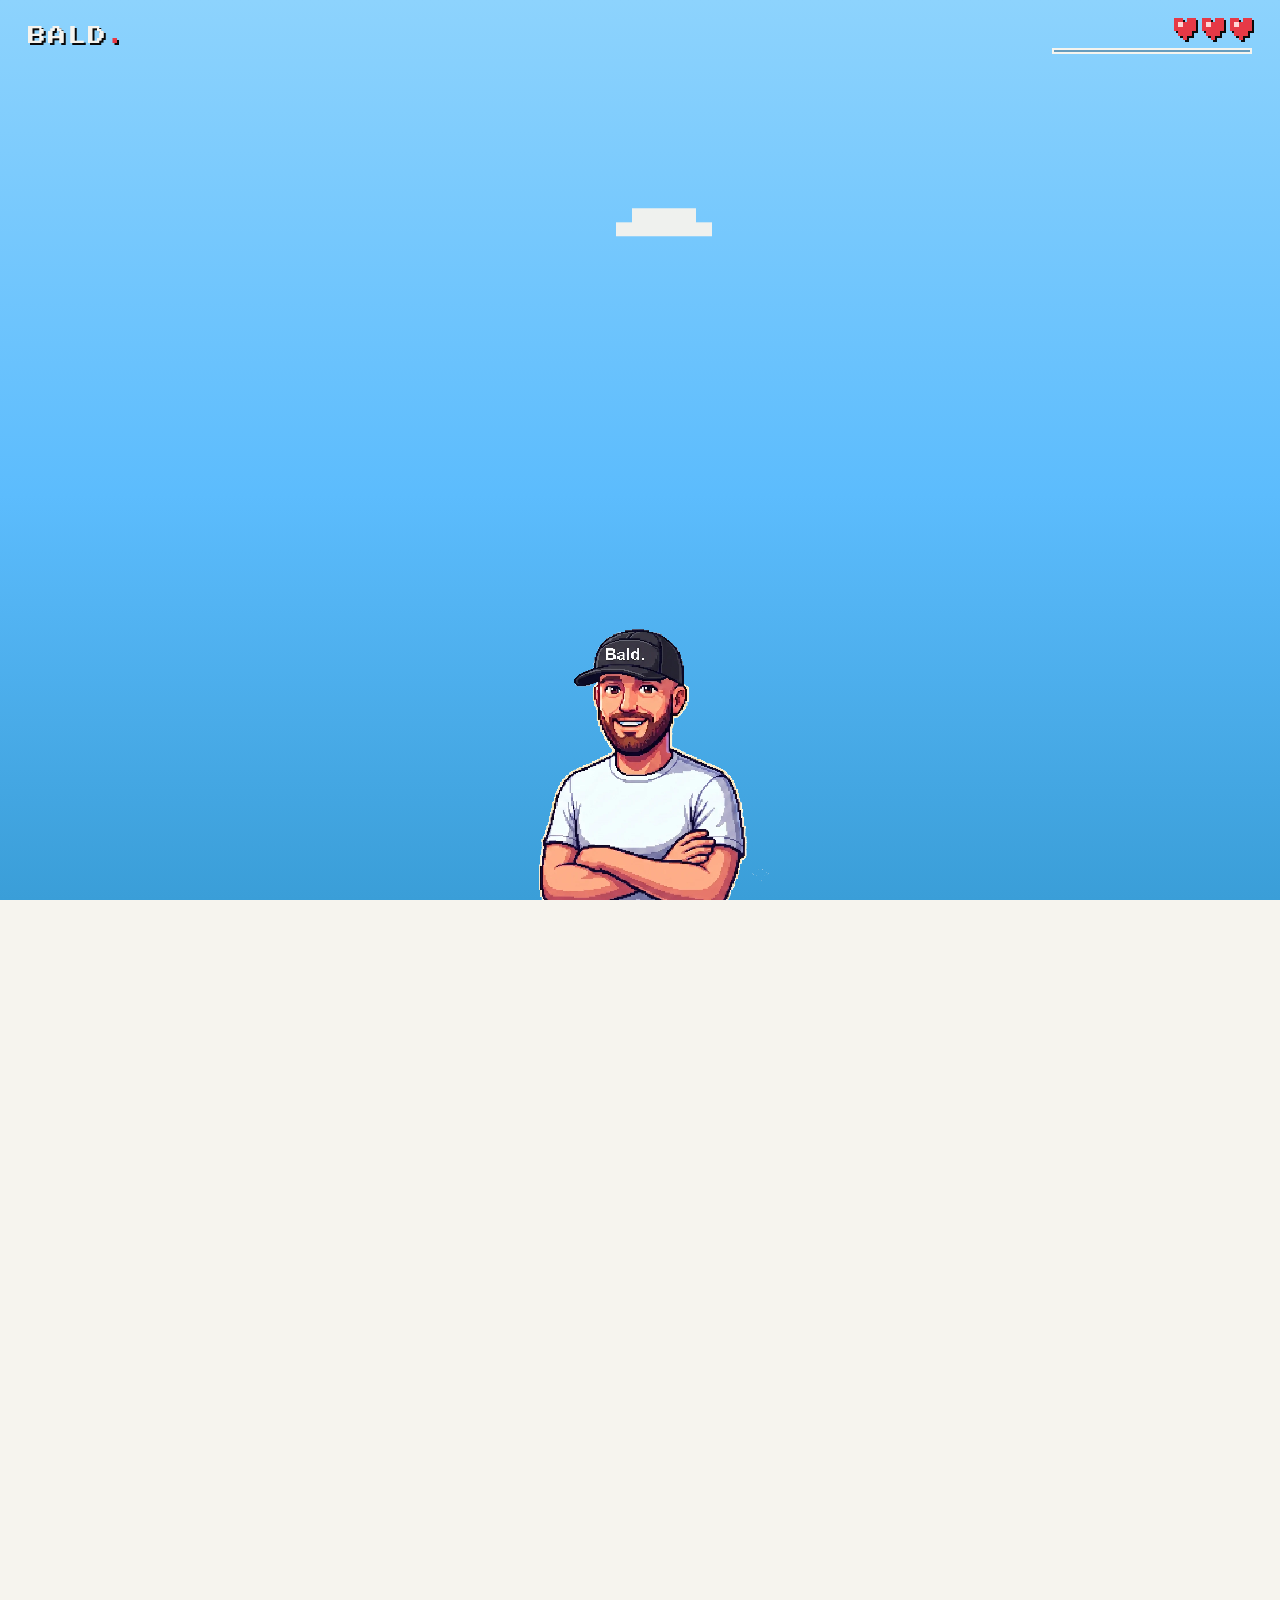
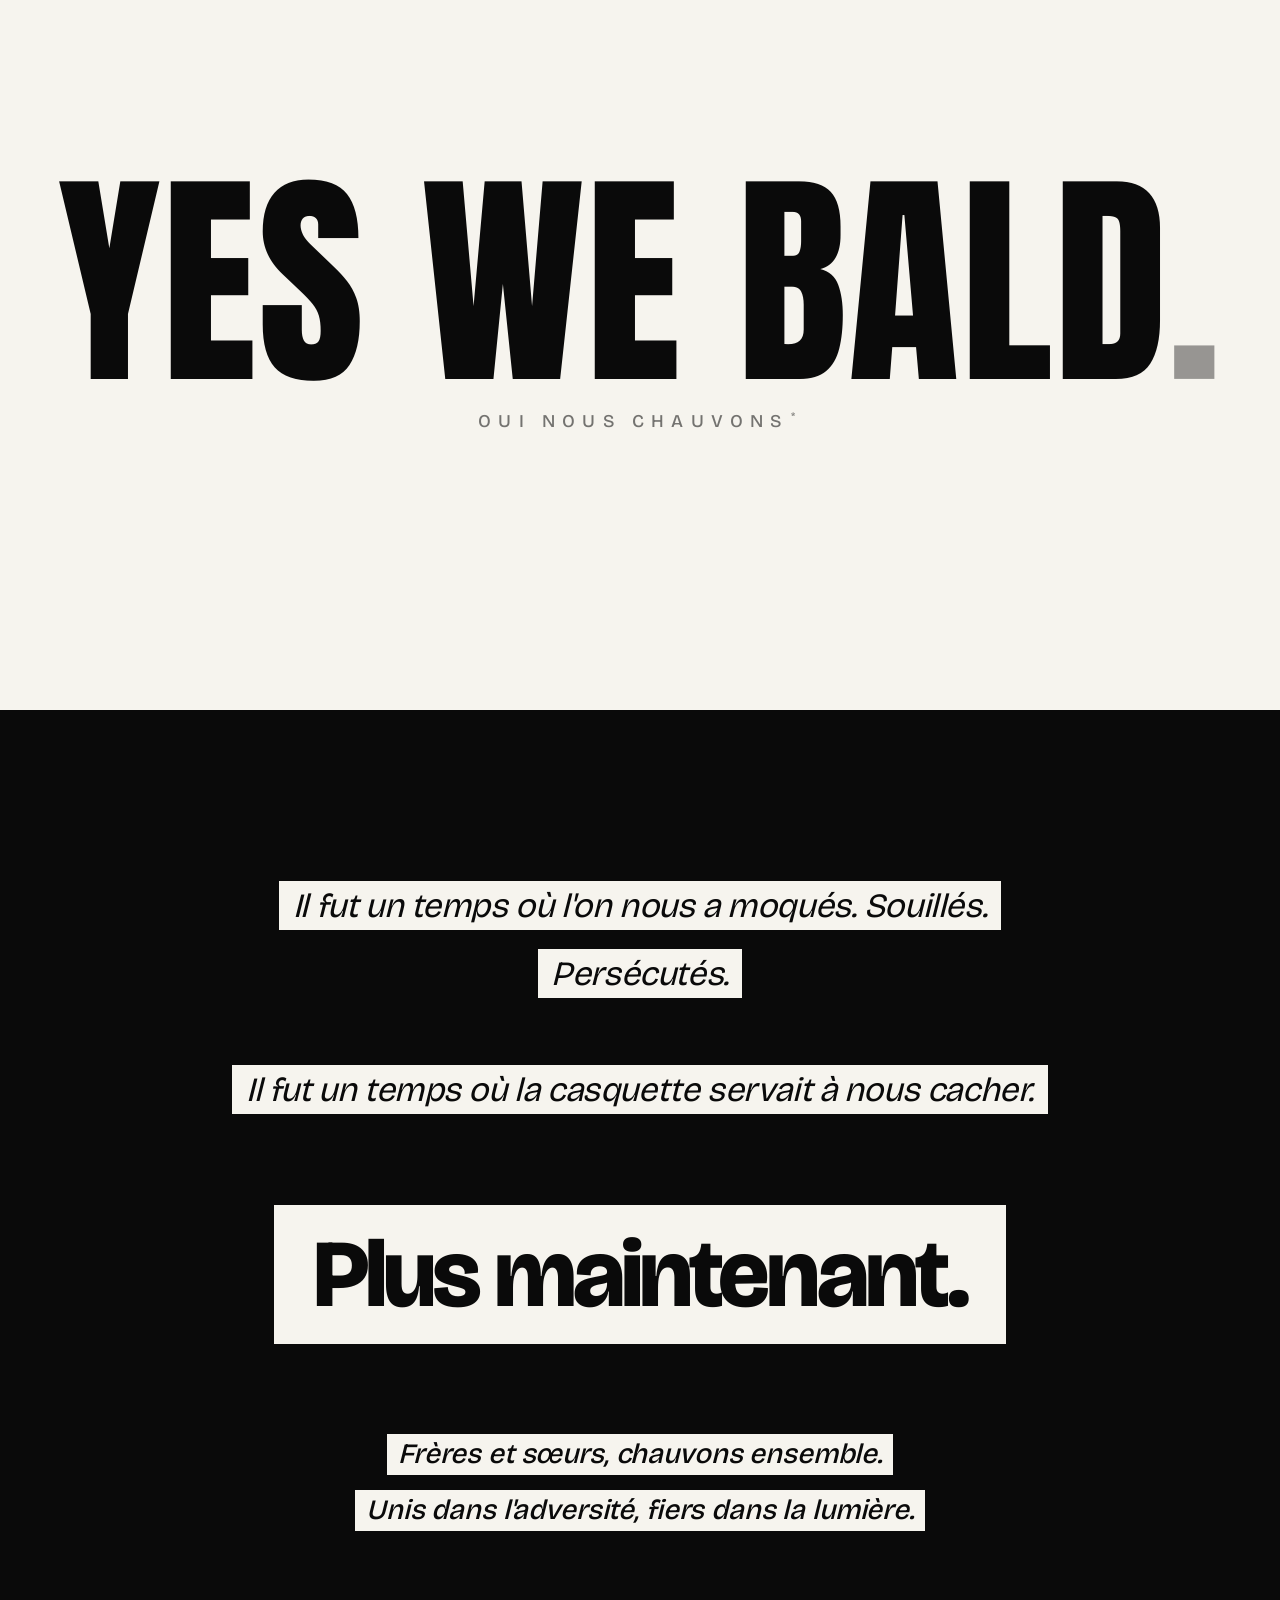
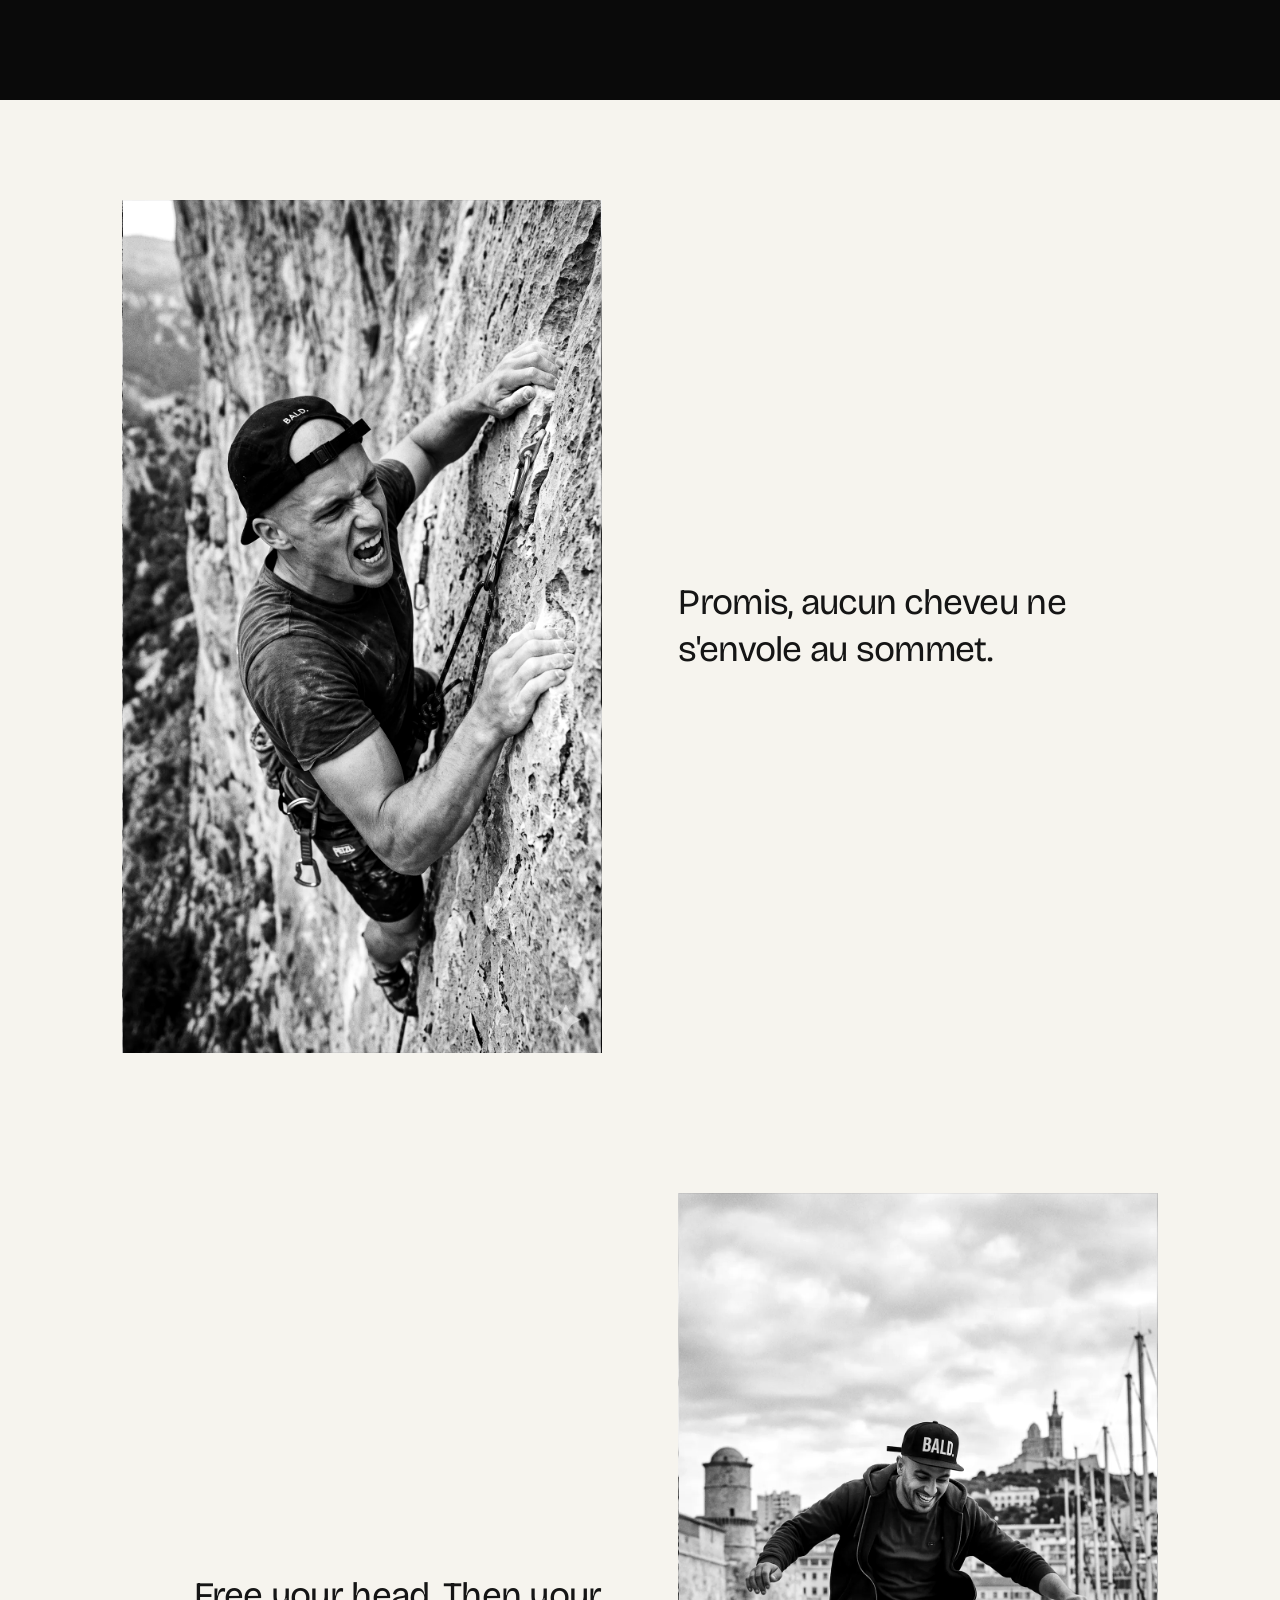
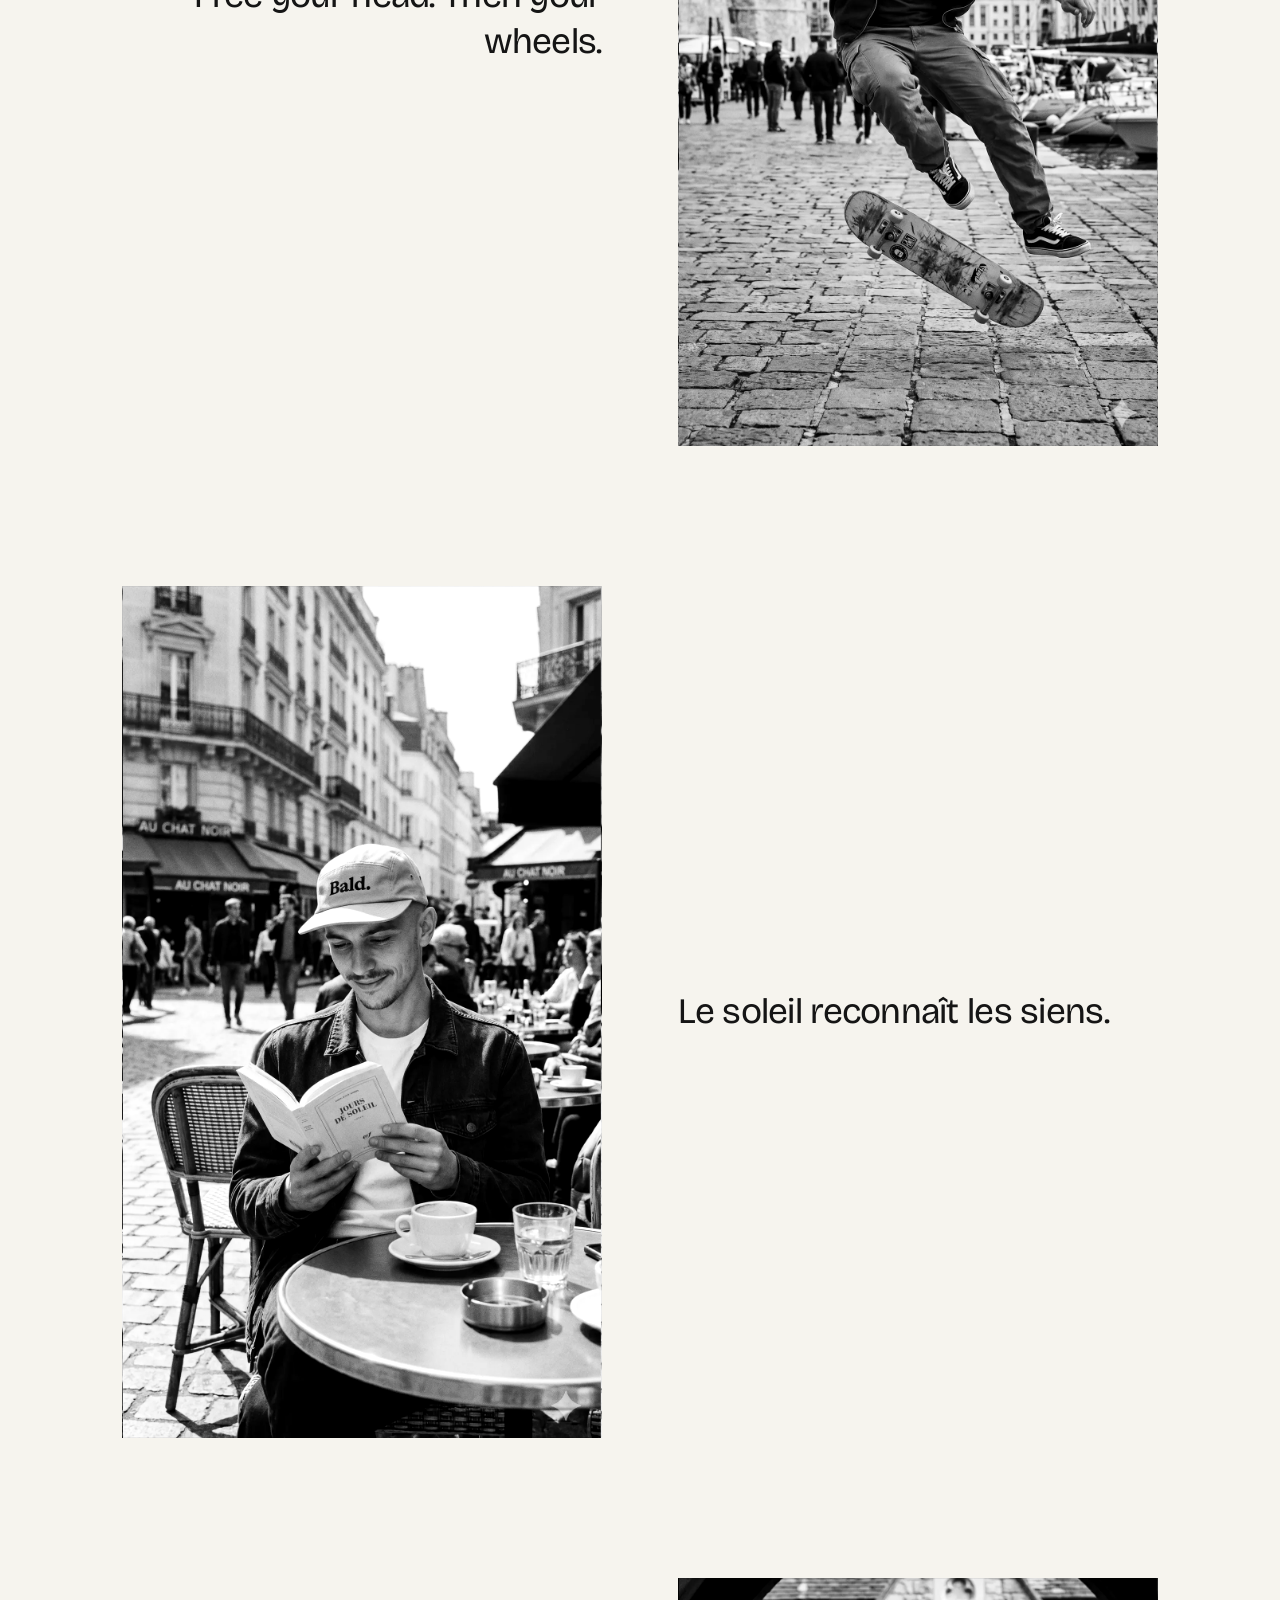
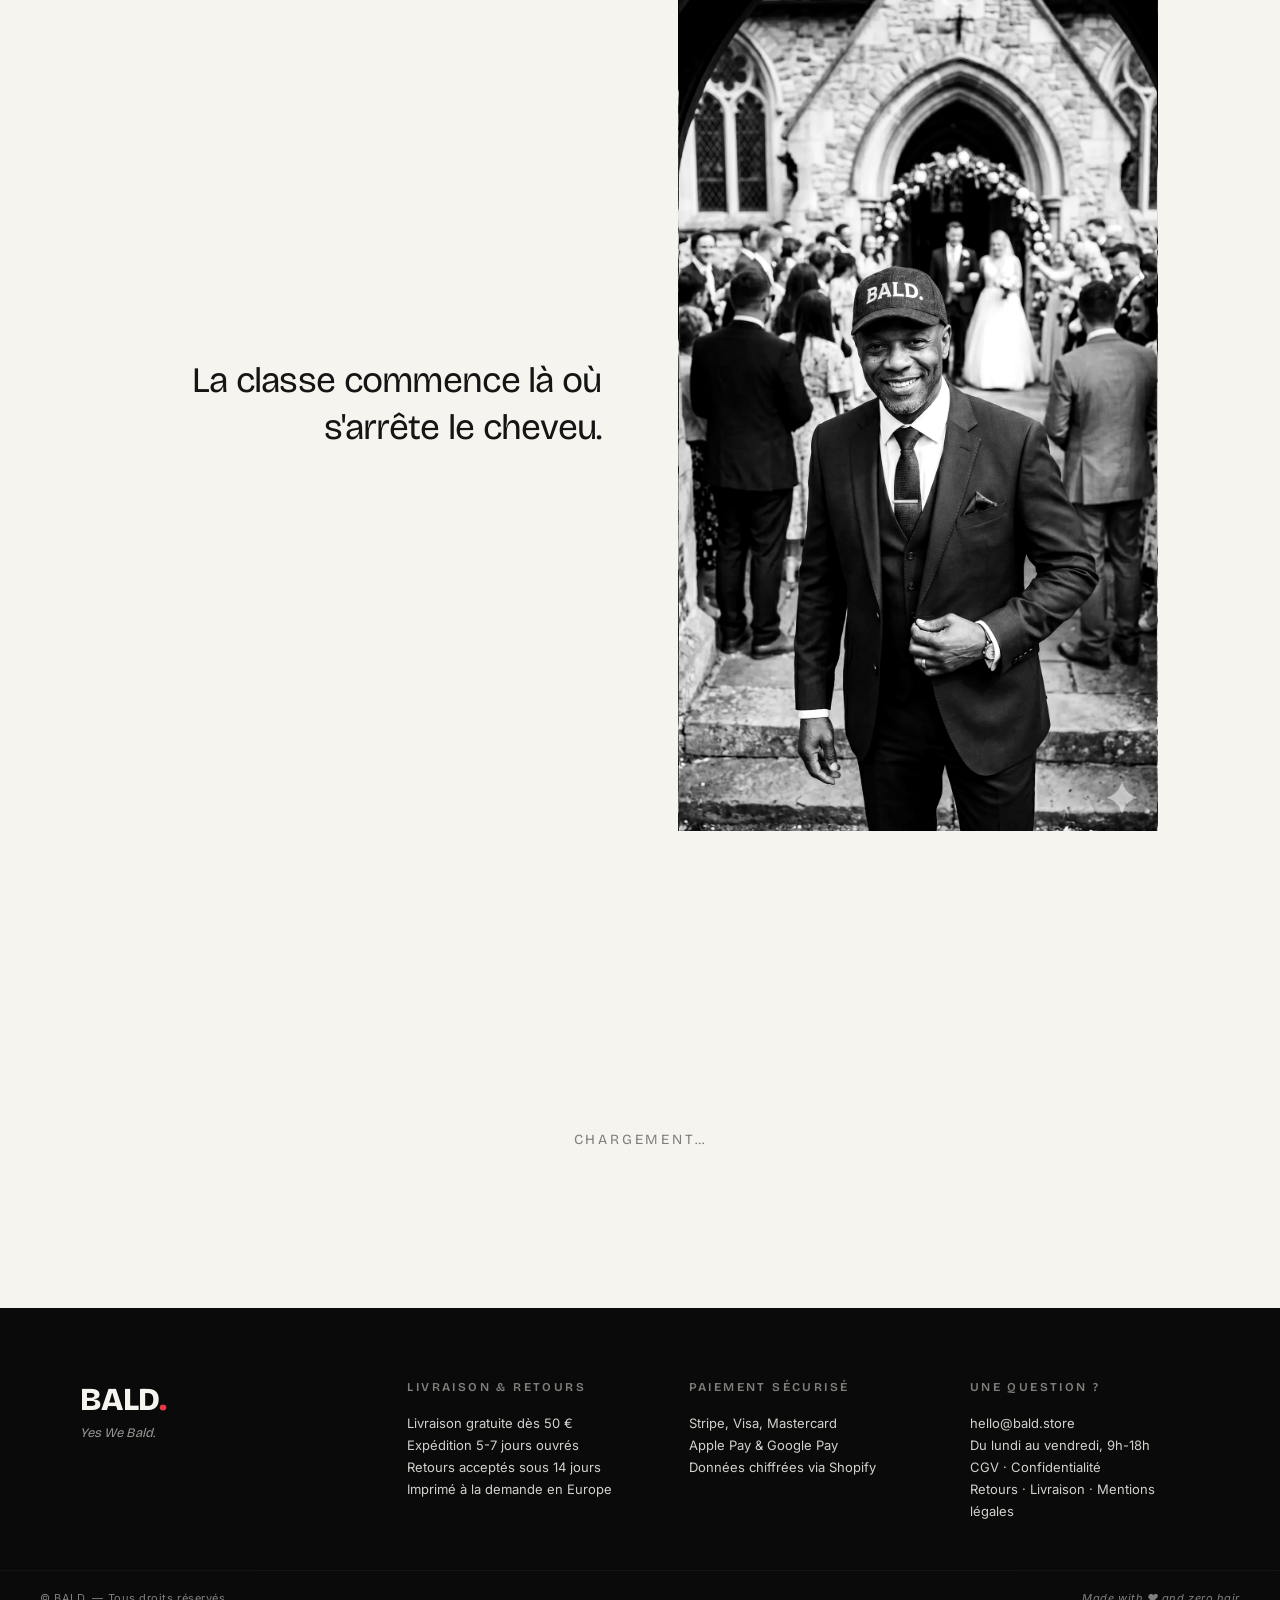
<file: index.html>
<!DOCTYPE html>
<html lang="fr">
<head>
  <meta charset="UTF-8" />
  <meta name="viewport" content="width=device-width, initial-scale=1.0" />

  <!-- ============ SEO ============ -->
  <title>BALD. — Casquettes pour chauves assumés · Yes We Bald</title>
  <meta name="description" content="BALD. La marque streetwear pour chauves assumés. Casquettes brodées 6 couleurs, imprimées à la demande en Europe. Yes We Bald." />
  <meta name="keywords" content="bald, casquette, chauve, streetwear, snapback, dad cap, 5 panneaux, Yes We Bald" />
  <meta name="author" content="BALD." />
  <meta name="theme-color" content="#0a0a0a" />
  <link rel="canonical" href="https://bald.store/" />

  <!-- ============ OPEN GRAPH (Facebook, LinkedIn, WhatsApp, iMessage) ============ -->
  <meta property="og:type" content="website" />
  <meta property="og:site_name" content="BALD." />
  <meta property="og:title" content="Yes We Bald. — Casquettes pour chauves assumés" />
  <meta property="og:description" content="La marque streetwear pour chauves assumés. Casquettes brodées, imprimées à la demande en Europe." />
  <meta property="og:url" content="https://bald.store/" />
  <meta property="og:image" content="https://bald.store/og-image.jpg" />
  <meta property="og:image:width" content="1200" />
  <meta property="og:image:height" content="630" />
  <meta property="og:image:alt" content="Casquette 5 panels noire brodée Bald. — La casquette des vrais chauves." />
  <meta property="og:locale" content="fr_FR" />

  <!-- ============ TWITTER / X CARDS ============ -->
  <meta name="twitter:card" content="summary_large_image" />
  <meta name="twitter:title" content="Yes We Bald. — Casquettes pour chauves assumés" />
  <meta name="twitter:description" content="La marque streetwear pour chauves assumés. Casquettes brodées, imprimées à la demande en Europe." />
  <meta name="twitter:image" content="https://bald.store/og-image.jpg" />

  <!-- ============ FAVICONS ============ -->
  <link rel="icon" type="image/svg+xml" href="favicon.svg" />
  <link rel="apple-touch-icon" href="favicon.svg" />

  <!-- ============ FONTS ============ -->
  <link rel="preconnect" href="https://fonts.googleapis.com" />
  <link rel="preconnect" href="https://fonts.gstatic.com" crossorigin />
  <link href="https://fonts.googleapis.com/css2?family=Press+Start+2P&display=swap" rel="stylesheet" />
  <link href="https://fonts.googleapis.com/css2?family=Inter:wght@400;500;600;700&display=swap" rel="stylesheet" />
  <link href="https://fonts.googleapis.com/css2?family=Space+Grotesk:wght@400;500;600;700&display=swap" rel="stylesheet" />
  <link href="https://fonts.googleapis.com/css2?family=Anton&display=swap" rel="stylesheet" />
  <link href="https://fonts.googleapis.com/css2?family=Bricolage+Grotesque:opsz,wght@12..96,300;12..96,400;12..96,500;12..96,600;12..96,700;12..96,800&display=swap" rel="stylesheet" />
  <link rel="stylesheet" href="style.css" />
</head>
<body>

  <!-- HUD : logo + vies pixel art + jauge fine -->
  <!-- Definition du symbole coeur (reutilise 3 fois) -->
  <svg style="display:none" aria-hidden="true">
    <symbol id="pxHeart" viewBox="0 0 5 5">
      <rect x="0" y="0" width="2" height="1" fill="#e63946"/>
      <rect x="3" y="0" width="2" height="1" fill="#e63946"/>
      <rect x="0" y="1" width="5" height="2" fill="#e63946"/>
      <rect x="1" y="3" width="3" height="1" fill="#e63946"/>
      <rect x="2" y="4" width="1" height="1" fill="#e63946"/>
      <rect x="1" y="1" width="1" height="1" fill="#ffd6d6"/>
    </symbol>
  </svg>

  <header class="hud">
    <span class="hud-logo">BALD<span class="dot">.</span></span>
    <span class="hud-right">
      <span class="hud-lives" aria-label="3 vies">
        <svg class="heart"><use href="#pxHeart"/></svg>
        <svg class="heart"><use href="#pxHeart"/></svg>
        <svg class="heart"><use href="#pxHeart"/></svg>
      </span>
      <span class="hud-meter">
        <span class="meter">
          <span class="meter-fill" id="meter"></span>
        </span>
      </span>
    </span>
  </header>

  <!-- Scène fixe -->
  <div class="stage">
    <div class="sky"></div>

    <!-- Nuages (parallax scroll → sensation de chute) -->
    <div class="cloud-layer" id="cloudLayer">
      <div class="cloud" style="top: 6%;   left: 12%;"></div>
      <div class="cloud cloud-small" style="top: 18%; left: 72%;"></div>
      <div class="cloud" style="top: 38%;  left: 22%;"></div>
      <div class="cloud cloud-small" style="top: 55%; left: 78%;"></div>
      <div class="cloud" style="top: 78%;  left: 8%;"></div>
      <div class="cloud cloud-small" style="top: 98%; left: 60%;"></div>
      <div class="cloud" style="top: 122%; left: 18%;"></div>
      <div class="cloud cloud-small" style="top: 142%; left: 82%;"></div>
      <div class="cloud" style="top: 166%; left: 45%;"></div>
      <div class="cloud cloud-small" style="top: 188%; left: 15%;"></div>
      <div class="cloud" style="top: 212%; left: 68%;"></div>
      <div class="cloud cloud-small" style="top: 235%; left: 30%;"></div>
      <div class="cloud" style="top: 262%; left: 75%;"></div>
      <div class="cloud cloud-small" style="top: 288%; left: 10%;"></div>
      <div class="cloud" style="top: 315%; left: 50%;"></div>
    </div>

    <!-- Casquette — sprite PNG -->
    <div class="cap" id="cap">
      <img src="cap.webp" alt="" draggable="false"/>
    </div>

    <!-- Perso — 4 sprites PNG :
         - guy.webp          : etat de base (sans cap) — pendant la chute
         - guy-wink.webp     : etat wink (sans cap) — pas utilise pour l'instant
         - guy-cap.webp      : composite final (avec cap posee) — apres l'impact
         - guy-cap-wink.webp : composite + wink — anime pendant la punchline -->
    <div class="bald-guy" id="baldGuy">
      <img src="guy.webp"          class="guy-base"     alt="" draggable="false"/>
      <img src="guy-wink.webp"     class="guy-wink"     alt="" draggable="false"/>
      <img src="guy-cap.webp"      class="guy-cap"      alt="" draggable="false"/>
      <img src="guy-cap-wink.webp" class="guy-cap-wink" alt="" draggable="false"/>
    </div>

    <!-- Flash d'impact -->
    <div class="impact" id="impact">
      <div class="impact-star"></div>
      <div class="impact-text">+1 STYLE</div>
    </div>

    <!-- Punchline finale (transparente : le perso reste visible et fait son wink) -->
    <div class="punchline" id="punchline">
      <div class="punchline-top">
        <div class="punchline-title">BALD<span class="dot">.</span> ACQUIRED</div>
        <div class="punchline-sub">YOU WIN.</div>
      </div>
      <div class="punchline-bottom">
        <span class="scroll-hint" aria-hidden="true">▼ SCROLL ▼</span>
      </div>
    </div>
  </div>

  <!-- Track de scroll :
       - 5 premieres sections = duree de l'animation hero (chute + impact + punchline)
       - 2 sections suivantes = buffer pour la transition ink-blast
       L'animation hero se fige a la fin de la 5eme section, puis l'ink-blast
       grandit tranquillement sur 2 ecrans de scroll. -->
  <main class="scroll-track" aria-hidden="true">
    <div class="track-section"></div>
    <div class="track-section"></div>
    <div class="track-section"></div>
    <div class="track-section"></div>
    <div class="track-section"></div>
    <div class="track-section"></div>
    <div class="track-section"></div>
  </main>

  <!-- ================================================================
       MONDE PREMIUM — post-glitch
       ================================================================ -->

  <!-- Inkblast : un cercle noir qui jaillit de la position de la cap
       et se propage progressivement avec le scroll, jusqu'a couvrir tout. -->
  <div class="ink-blast" id="inkBlast" aria-hidden="true"></div>

  <main class="premium-world">

    <section class="banner-hero">
      <h1 class="banner-title">Yes We Bald<span class="dot">.</span></h1>
      <p class="banner-sub">Oui nous chauvons<sup class="asterisk">*</sup></p>
    </section>

    <section class="manifeste">
      <div class="manifeste-inner">
        <p class="manifeste-line"><span class="hl">Il fut un temps où l'on nous a moqués. Souillés. Persécutés.</span></p>
        <p class="manifeste-line"><span class="hl">Il fut un temps où la casquette servait à nous cacher.</span></p>
        <p class="manifeste-bang"><span class="hl">Plus maintenant.</span></p>
        <p class="manifeste-end">
          <span class="hl">Frères et sœurs, chauvons ensemble.</span><br/>
          <span class="hl">Unis dans l'adversité, fiers dans la lumière.</span>
        </p>
      </div>
    </section>

    <section class="lifestyle">
      <div class="lifestyle-block">
        <div class="lifestyle-img" data-label="ESCALADE"
             style="background-image: url('lifestyle-escalade.webp');"></div>
        <p class="lifestyle-caption">Promis, aucun cheveu ne s'envole au sommet.</p>
      </div>
      <div class="lifestyle-block">
        <div class="lifestyle-img" data-label="SKATE"
             style="background-image: url('lifestyle-skate.webp');"></div>
        <p class="lifestyle-caption">Free your head. Then your wheels.</p>
      </div>
      <div class="lifestyle-block">
        <div class="lifestyle-img" data-label="LECTURE"
             style="background-image: url('lifestyle-lecture.webp');"></div>
        <p class="lifestyle-caption">Le soleil reconnaît les siens.</p>
      </div>
      <div class="lifestyle-block">
        <div class="lifestyle-img" data-label="COSTAR"
             style="background-image: url('lifestyle-costar.webp');"></div>
        <p class="lifestyle-caption">La classe commence là où s'arrête le cheveu.</p>
      </div>
    </section>

    <!-- =========== GRILLE DE PRODUITS (a la fin, peuplee dynamiquement) =========== -->
    <section class="products" id="productsGrid">
      <p class="products-loading">Chargement…</p>
    </section>

    <!-- Zone detail produit : se peuple au click sur une image de la grille -->
    <section class="product-detail" id="productDetail" hidden>
      <div class="product-detail-inner">
        <button class="product-detail-close" id="productDetailClose" aria-label="Fermer">×</button>
        <div class="product-detail-content"></div>
      </div>
    </section>

    <!-- ============ FOOTER e-commerce ============ -->
    <footer class="footer">
      <div class="footer-inner">

        <div class="footer-col footer-brand">
          <p class="footer-logo">BALD<span class="dot">.</span></p>
          <p class="footer-tagline">Yes We Bald.</p>
        </div>

        <div class="footer-col">
          <h4 class="footer-h">Livraison &amp; retours</h4>
          <ul>
            <li>Livraison gratuite dès 50 €</li>
            <li>Expédition 5-7 jours ouvrés</li>
            <li>Retours acceptés sous 14 jours</li>
            <li>Imprimé à la demande en Europe</li>
          </ul>
        </div>

        <div class="footer-col">
          <h4 class="footer-h">Paiement sécurisé</h4>
          <ul>
            <li>Stripe, Visa, Mastercard</li>
            <li>Apple Pay &amp; Google Pay</li>
            <li>Données chiffrées via Shopify</li>
          </ul>
        </div>

        <div class="footer-col">
          <h4 class="footer-h">Une question ?</h4>
          <ul>
            <li><a href="mailto:hello@bald.store">hello@bald.store</a></li>
            <li>Du lundi au vendredi, 9h-18h</li>
            <li>
              <a href="policy.html?p=terms">CGV</a> ·
              <a href="policy.html?p=privacy">Confidentialité</a>
            </li>
            <li>
              <a href="policy.html?p=refund">Retours</a> ·
              <a href="policy.html?p=shipping">Livraison</a> ·
              <a href="policy.html?p=legal">Mentions légales</a>
            </li>
          </ul>
        </div>

      </div>

      <div class="footer-bottom">
        <span>© <span id="footerYear"></span> BALD<span class="dot">.</span> — Tous droits réservés</span>
        <span class="footer-made">Made with ❤︎ and zero hair</span>
      </div>
    </footer>

  </main>

  <button class="cart-fab" id="cartFab" aria-label="Ouvrir le panier" hidden>
    <span id="cartFabCount">0</span>
  </button>
  <div class="cart-backdrop" id="cartBackdrop" hidden></div>
  <aside class="cart-panel" id="cartPanel" aria-hidden="true">
    <header class="cart-head">
      <h3>Votre panier</h3>
      <button class="cart-close" id="cartClose" aria-label="Fermer">×</button>
    </header>
    <ul class="cart-lines" id="cartLines"></ul>

    <!-- Don a la cause des chauves-souris : ironie marque pure. -->
    <div class="cart-donation">
      <label class="cart-donation-label">
        <input type="checkbox" id="cartDonation"/>
        <span class="cart-donation-box"></span>
        <span class="cart-donation-text">
          <span class="cart-donation-title">🦇 Reverser 1 € à l'association pour la défense des chauves-souris</span>
        </span>
      </label>
    </div>

    <footer class="cart-foot">
      <div class="cart-total-line" id="cartDonationLine" hidden>
        <span>Don aux chauves-souris</span>
        <span>1,00 €</span>
      </div>
      <div class="cart-total">
        <span>Total</span>
        <span id="cartTotal">0,00 €</span>
      </div>
      <button class="cart-checkout" id="cartCheckout" disabled>Passer au paiement</button>
      <p class="cart-secure">Paiement sécurisé via Shopify</p>
    </footer>
  </aside>

  <script src="shopify.js"></script>
  <script src="script.js"></script>
</body>
</html>
</file>
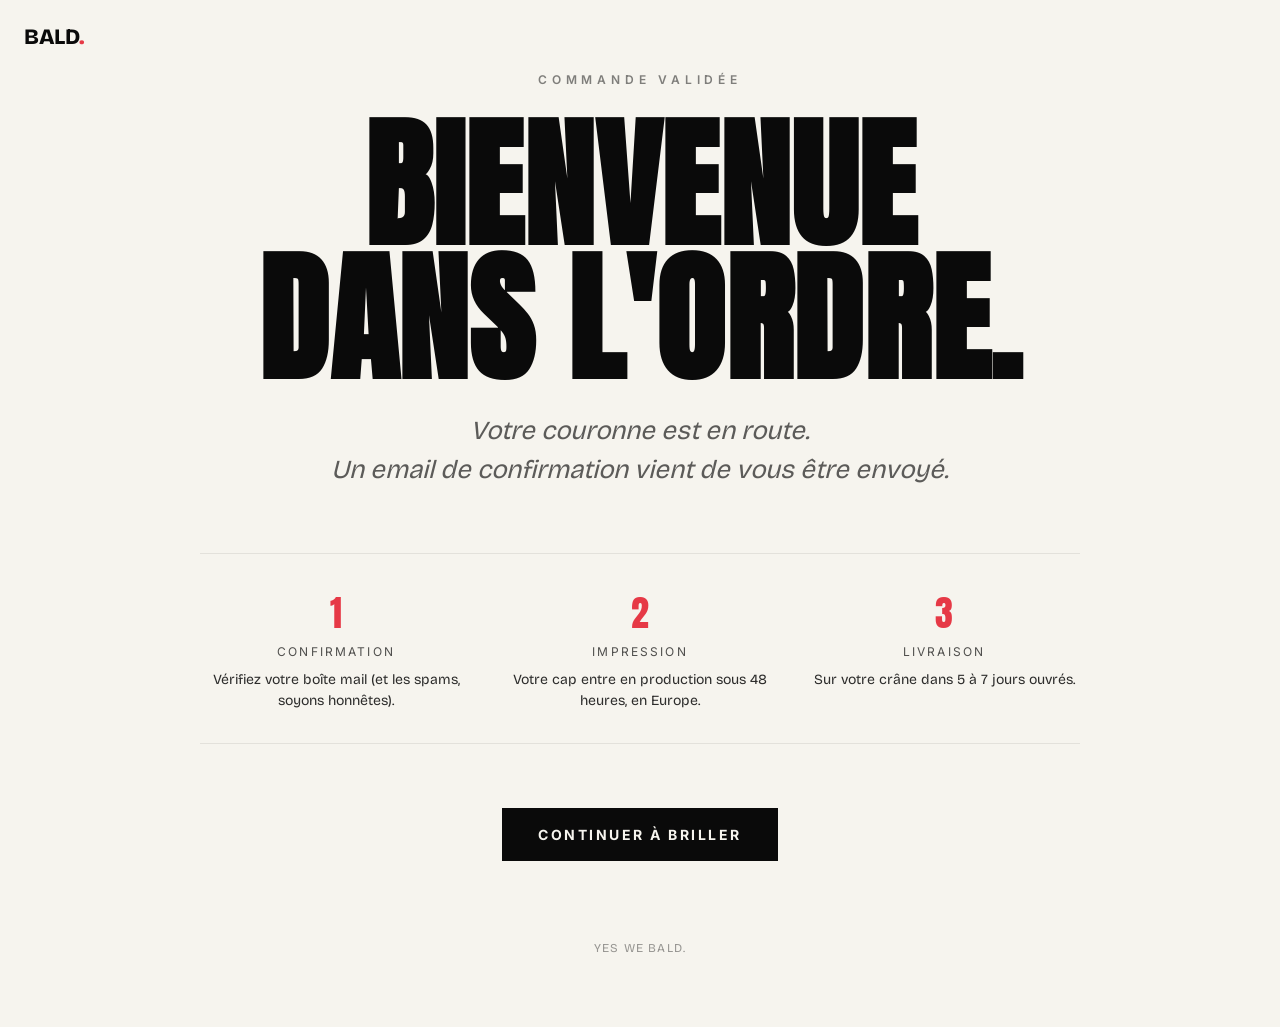
<file: merci.html>
<!DOCTYPE html>
<html lang="fr">
<head>
  <meta charset="UTF-8" />
  <meta name="viewport" content="width=device-width, initial-scale=1.0" />
  <title>Bienvenue dans l'Ordre · BALD.</title>
  <meta name="description" content="Merci pour votre commande. Vous êtes désormais des nôtres." />
  <meta name="theme-color" content="#0a0a0a" />
  <meta name="robots" content="noindex" />
  <link rel="icon" type="image/svg+xml" href="favicon.svg" />
  <link rel="preconnect" href="https://fonts.googleapis.com" />
  <link rel="preconnect" href="https://fonts.gstatic.com" crossorigin />
  <link href="https://fonts.googleapis.com/css2?family=Anton&family=Bricolage+Grotesque:wght@300;400;500;600;800&family=Inter:wght@400;500;700&display=swap" rel="stylesheet" />
  <style>
    :root {
      --ink: #0a0a0a;
      --paper: #f6f4ee;
      --paper-deep: #ebe7da;
      --accent: #e63946;
    }
    * { margin: 0; padding: 0; box-sizing: border-box; }
    html, body {
      background: var(--paper);
      color: var(--ink);
      font-family: 'Inter', system-ui, sans-serif;
      min-height: 100vh;
      -webkit-font-smoothing: antialiased;
    }
    .logo {
      position: absolute;
      top: 24px;
      left: 24px;
      font-family: 'Bricolage Grotesque', sans-serif;
      font-weight: 800;
      font-size: 22px;
      letter-spacing: -0.02em;
      text-decoration: none;
      color: var(--ink);
    }
    .logo .dot { color: var(--accent); }
    .wrap {
      min-height: 100vh;
      display: flex;
      flex-direction: column;
      align-items: center;
      justify-content: center;
      padding: 72px 24px;
      text-align: center;
    }
    .eyebrow {
      font-family: 'Inter', sans-serif;
      font-size: 12px;
      font-weight: 600;
      letter-spacing: 0.4em;
      text-transform: uppercase;
      opacity: 0.5;
      margin-bottom: 32px;
    }
    .title {
      font-family: 'Anton', Impact, sans-serif;
      font-size: clamp(56px, 11vw, 160px);
      line-height: 0.95;
      letter-spacing: 0.005em;
      text-transform: uppercase;
      color: var(--ink);
      margin-bottom: 24px;
    }
    .sub {
      font-family: 'Bricolage Grotesque', sans-serif;
      font-size: clamp(18px, 2.4vw, 26px);
      font-weight: 400;
      font-style: italic;
      opacity: 0.65;
      max-width: 640px;
      line-height: 1.5;
      margin-bottom: 64px;
    }
    .points {
      display: grid;
      grid-template-columns: repeat(auto-fit, minmax(200px, 1fr));
      gap: 32px;
      max-width: 880px;
      width: 100%;
      margin: 0 auto 64px;
      padding: 32px 0;
      border-top: 1px solid rgba(0,0,0,0.08);
      border-bottom: 1px solid rgba(0,0,0,0.08);
    }
    .point {
      text-align: center;
    }
    .point-num {
      font-family: 'Anton', sans-serif;
      font-size: 36px;
      color: var(--accent);
      letter-spacing: -0.02em;
    }
    .point-label {
      font-family: 'Inter', sans-serif;
      font-size: 12px;
      letter-spacing: 0.18em;
      text-transform: uppercase;
      opacity: 0.7;
      margin-top: 4px;
    }
    .point-desc {
      font-family: 'Bricolage Grotesque', sans-serif;
      font-size: 14px;
      opacity: 0.85;
      margin-top: 10px;
      line-height: 1.5;
    }
    .back {
      display: inline-block;
      font-family: 'Inter', sans-serif;
      font-weight: 700;
      font-size: 14px;
      letter-spacing: 0.18em;
      text-transform: uppercase;
      background: var(--ink);
      color: var(--paper);
      padding: 18px 36px;
      text-decoration: none;
      transition: background 0.15s ease;
    }
    .back:hover { background: #2a2a2a; }
    .footer-line {
      margin-top: 80px;
      font-family: 'Bricolage Grotesque', sans-serif;
      font-size: 12px;
      opacity: 0.4;
      letter-spacing: 0.1em;
      text-transform: uppercase;
    }
  </style>
</head>
<body>
  <a href="/" class="logo">BALD<span class="dot">.</span></a>
  <div class="wrap">
    <p class="eyebrow">Commande validée</p>
    <h1 class="title">Bienvenue<br/>dans l'Ordre.</h1>
    <p class="sub">
      Votre couronne est en route.<br/>
      Un email de confirmation vient de vous être envoyé.
    </p>

    <div class="points">
      <div class="point">
        <div class="point-num">1</div>
        <div class="point-label">Confirmation</div>
        <p class="point-desc">Vérifiez votre boîte mail (et les spams, soyons honnêtes).</p>
      </div>
      <div class="point">
        <div class="point-num">2</div>
        <div class="point-label">Impression</div>
        <p class="point-desc">Votre cap entre en production sous 48 heures, en Europe.</p>
      </div>
      <div class="point">
        <div class="point-num">3</div>
        <div class="point-label">Livraison</div>
        <p class="point-desc">Sur votre crâne dans 5 à 7 jours ouvrés.</p>
      </div>
    </div>

    <a href="/" class="back">Continuer à briller</a>

    <p class="footer-line">Yes We Bald.</p>
  </div>
</body>
</html>
</file>
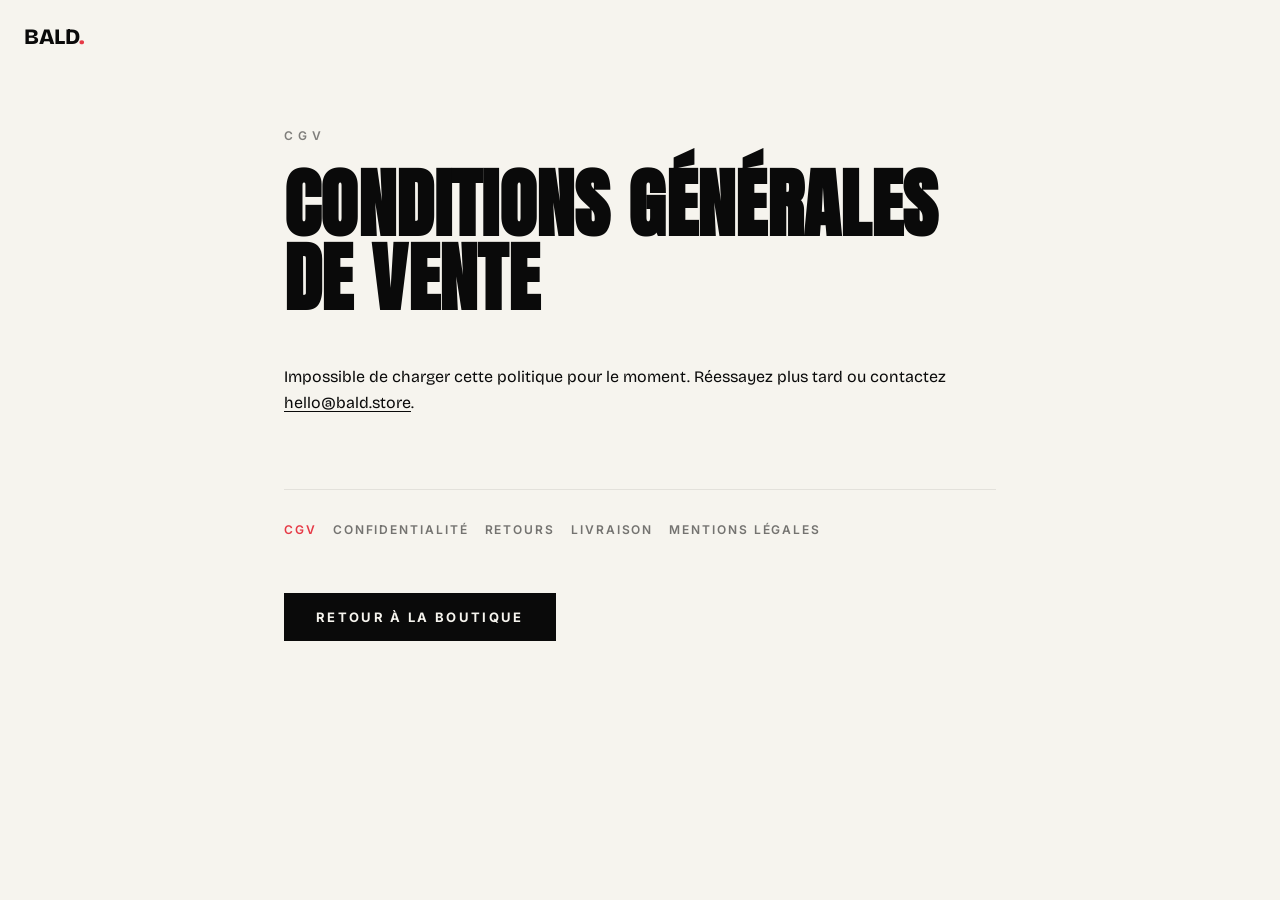
<file: policy.html>
<!DOCTYPE html>
<html lang="fr">
<head>
  <meta charset="UTF-8" />
  <meta name="viewport" content="width=device-width, initial-scale=1.0" />
  <title>Politiques · BALD.</title>
  <meta name="description" content="Politiques officielles de BALD. — CGV, confidentialité, retours, livraison, mentions légales." />
  <meta name="theme-color" content="#0a0a0a" />
  <link rel="icon" type="image/svg+xml" href="favicon.svg" />
  <link rel="preconnect" href="https://fonts.googleapis.com" />
  <link rel="preconnect" href="https://fonts.gstatic.com" crossorigin />
  <link href="https://fonts.googleapis.com/css2?family=Anton&family=Bricolage+Grotesque:wght@300;400;500;600;800&family=Inter:wght@400;500;700&display=swap" rel="stylesheet" />
  <style>
    :root {
      --ink: #0a0a0a;
      --paper: #f6f4ee;
      --paper-deep: #ebe7da;
      --accent: #e63946;
    }
    * { margin: 0; padding: 0; box-sizing: border-box; }
    html, body {
      background: var(--paper);
      color: var(--ink);
      font-family: 'Inter', system-ui, sans-serif;
      min-height: 100vh;
      -webkit-font-smoothing: antialiased;
    }
    .logo {
      position: absolute;
      top: 24px;
      left: 24px;
      font-family: 'Bricolage Grotesque', sans-serif;
      font-weight: 800;
      font-size: 22px;
      letter-spacing: -0.02em;
      text-decoration: none;
      color: var(--ink);
      z-index: 10;
    }
    .logo .dot { color: var(--accent); }
    .wrap {
      max-width: 760px;
      margin: 0 auto;
      padding: 128px 24px 96px;
    }
    .eyebrow {
      font-family: 'Inter', sans-serif;
      font-size: 12px;
      font-weight: 600;
      letter-spacing: 0.4em;
      text-transform: uppercase;
      opacity: 0.5;
      margin-bottom: 24px;
    }
    .title {
      font-family: 'Anton', Impact, sans-serif;
      font-size: clamp(40px, 7vw, 76px);
      line-height: 0.98;
      letter-spacing: 0.005em;
      text-transform: uppercase;
      margin-bottom: 48px;
    }
    .body {
      font-family: 'Bricolage Grotesque', system-ui, sans-serif;
      font-size: 16px;
      line-height: 1.65;
    }
    .body h1, .body h2, .body h3 {
      font-family: 'Inter', system-ui, sans-serif;
      font-weight: 700;
      letter-spacing: -0.01em;
      margin: 40px 0 14px;
    }
    .body h1 { font-size: 26px; }
    .body h2 { font-size: 20px; }
    .body h3 { font-size: 17px; }
    .body p { margin-bottom: 14px; }
    .body ul, .body ol { margin: 14px 0 14px 24px; }
    .body li { margin-bottom: 6px; }
    .body a {
      color: var(--ink);
      text-underline-offset: 3px;
      text-decoration-thickness: 1px;
    }
    .body a:hover { color: var(--accent); }
    .body strong { font-weight: 700; }
    .body hr {
      border: 0;
      border-top: 1px solid rgba(0,0,0,0.1);
      margin: 32px 0;
    }
    .body table {
      width: 100%;
      border-collapse: collapse;
      margin: 24px 0;
    }
    .body th, .body td {
      padding: 10px 12px;
      border-bottom: 1px solid rgba(0,0,0,0.08);
      text-align: left;
    }
    .loading {
      opacity: 0.4;
      font-style: italic;
    }
    .updated {
      margin-top: 40px;
      font-size: 12px;
      opacity: 0.45;
      font-style: italic;
    }
    .policy-nav {
      margin-top: 72px;
      padding-top: 32px;
      border-top: 1px solid rgba(0,0,0,0.08);
      display: flex;
      flex-wrap: wrap;
      gap: 6px 16px;
      font-size: 12px;
    }
    .policy-nav a {
      color: var(--ink);
      text-decoration: none;
      opacity: 0.55;
      letter-spacing: 0.16em;
      text-transform: uppercase;
      font-weight: 600;
      transition: opacity 0.15s;
    }
    .policy-nav a:hover { opacity: 1; }
    .policy-nav a.active { opacity: 1; color: var(--accent); }
    .back {
      display: inline-block;
      margin-top: 56px;
      font-family: 'Inter', sans-serif;
      font-weight: 700;
      font-size: 13px;
      letter-spacing: 0.18em;
      text-transform: uppercase;
      background: var(--ink);
      color: var(--paper);
      padding: 16px 32px;
      text-decoration: none;
      transition: background 0.15s ease;
    }
    .back:hover { background: #2a2a2a; }
  </style>
</head>
<body>
  <a href="/" class="logo">BALD<span class="dot">.</span></a>
  <main class="wrap">
    <p class="eyebrow" id="policyEyebrow">Politique</p>
    <h1 class="title" id="policyTitle">Chargement…</h1>
    <div class="body" id="policyBody"><p class="loading">Chargement de la politique…</p></div>

    <nav class="policy-nav" aria-label="Autres politiques">
      <a href="policy.html?p=terms"    data-p="terms">CGV</a>
      <a href="policy.html?p=privacy"  data-p="privacy">Confidentialité</a>
      <a href="policy.html?p=refund"   data-p="refund">Retours</a>
      <a href="policy.html?p=shipping" data-p="shipping">Livraison</a>
      <a href="policy.html?p=legal"    data-p="legal">Mentions légales</a>
    </nav>

    <a href="/" class="back">Retour à la boutique</a>
  </main>

  <script>
    /* ====================================================================
       BALD. — Page politiques
       Charge dynamiquement le contenu depuis la Storefront API Shopify
       (4 politiques standards) + mention legale francaise en dur (non
       exposee par l'API Shopify pour le moment).
       ==================================================================== */

    const SHOPIFY = {
      domain:  'qwq2i9-sn.myshopify.com',
      token:   'c5d78f20e6c190125cc80de071aec32f',
      version: '2024-10',
    };

    const POLICIES = {
      terms:    { field: 'termsOfService', title: 'Conditions générales de vente', eyebrow: 'CGV' },
      privacy:  { field: 'privacyPolicy',  title: 'Politique de confidentialité',  eyebrow: 'Confidentialité' },
      refund:   { field: 'refundPolicy',   title: 'Politique de remboursement',    eyebrow: 'Retours' },
      shipping: { field: 'shippingPolicy', title: 'Politique d\'expédition',       eyebrow: 'Livraison' },
      legal:    { field: null,             title: 'Mentions légales',              eyebrow: 'Mention légale' },
    };

    function urlParam(k) {
      return new URLSearchParams(location.search).get(k);
    }

    async function gql(query) {
      const url = `https://${SHOPIFY.domain}/api/${SHOPIFY.version}/graphql.json`;
      const res = await fetch(url, {
        method: 'POST',
        headers: {
          'Content-Type': 'application/json',
          'X-Shopify-Storefront-Access-Token': SHOPIFY.token,
        },
        body: JSON.stringify({ query }),
      });
      const json = await res.json();
      if (json.errors) throw new Error(json.errors[0]?.message || 'API error');
      return json.data;
    }

    async function fetchShopifyPolicy(field) {
      const data = await gql(`{
        shop {
          ${field} { title body url }
        }
      }`);
      return data?.shop?.[field] || null;
    }

    function setMeta(title, eyebrow) {
      document.title = `${title} · BALD.`;
      document.getElementById('policyEyebrow').textContent = eyebrow;
      document.getElementById('policyTitle').textContent = title;
    }

    function renderBody(html) {
      document.getElementById('policyBody').innerHTML = html;
    }

    function markActive(p) {
      document.querySelectorAll('.policy-nav a').forEach(a => {
        a.classList.toggle('active', a.dataset.p === p);
      });
    }

    async function loadPolicy() {
      const p = urlParam('p') || 'terms';
      const cfg = POLICIES[p];
      if (!cfg) {
        setMeta('Politique introuvable', 'Erreur');
        renderBody('<p>Cette page n\'existe pas. <a href="/">Retour à la boutique</a>.</p>');
        return;
      }
      setMeta(cfg.title, cfg.eyebrow);
      markActive(p);

      // Mention legale : contenu en dur (l'API Storefront n'expose pas
      // ce champ specifique au marche francais a ce jour)
      if (p === 'legal') {
        renderBody(LEGAL_NOTICE_HTML);
        return;
      }

      try {
        const policy = await fetchShopifyPolicy(cfg.field);
        if (!policy || !policy.body) {
          renderBody('<p>Cette politique n\'a pas encore été rédigée. Revenez bientôt.</p>');
          return;
        }
        renderBody(policy.body);
      } catch (e) {
        console.error('[BALD policy] fetch failed:', e);
        renderBody('<p>Impossible de charger cette politique pour le moment. Réessayez plus tard ou contactez <a href="mailto:hello@bald.store">hello@bald.store</a>.</p>');
      }
    }

    const LEGAL_NOTICE_HTML = `
      <p>Conformément aux dispositions des articles 6-III et 19 de la Loi n° 2004-575 du 21 juin 2004 pour la Confiance dans l'Économie Numérique (LCEN), les présentes mentions légales sont portées à la connaissance des visiteurs du site <strong>BALD.</strong></p>

      <h2>1. Éditeur du site</h2>
      <p>
        <strong>Nom commercial :</strong> BALD.<br/>
        <strong>Forme juridique :</strong> Entreprise individuelle (micro-entreprise)<br/>
        <strong>Représentant légal :</strong> Théo Marc André Marie Dupont<br/>
        <strong>Adresse du siège :</strong> 10 rue Denuzière, 69002 Lyon, France<br/>
        <strong>SIREN :</strong> 105 953 525<br/>
        <strong>SIRET :</strong> 105 953 525 00018<br/>
        <strong>Code APE/NAF :</strong> 47.91B — Vente à distance sur catalogue spécialisé<br/>
        <strong>RCS :</strong> Lyon, n° 105 953 525<br/>
        <strong>TVA intracommunautaire :</strong> Non applicable — franchise en base de TVA (art. 293 B du CGI)<br/>
        <strong>Email :</strong> <a href="mailto:hello@bald.store">hello@bald.store</a>
      </p>
      <p><strong>Directeur de la publication :</strong> Théo Dupont, en qualité d'entrepreneur individuel.</p>

      <h2>2. Hébergement</h2>
      <p>
        <strong>Site web (front) :</strong> Vercel Inc.<br/>
        440 N Barranca Avenue #4133, Covina, CA 91723, USA<br/>
        <a href="https://vercel.com" target="_blank" rel="noopener">vercel.com</a>
      </p>
      <p>
        <strong>Boutique en ligne et traitement des commandes :</strong> Shopify International Limited<br/>
        Victoria Buildings, 1-2 Haddington Road, Dublin 4, D04 XN32, Irlande<br/>
        <a href="https://shopify.com" target="_blank" rel="noopener">shopify.com</a>
      </p>

      <h2>3. Propriété intellectuelle</h2>
      <p>L'ensemble des éléments figurant sur le site BALD. — textes, illustrations, photographies, logos, marque "BALD.", typographies, animations, code source — est protégé par le droit d'auteur, le droit des marques et le droit des bases de données.</p>
      <p>Toute reproduction, représentation, modification, publication, transmission ou exploitation totale ou partielle des contenus du site, par quelque procédé que ce soit, sans l'autorisation expresse et préalable de l'éditeur, est strictement interdite et constituerait une contrefaçon sanctionnée par les articles L.335-2 et suivants du Code de la propriété intellectuelle.</p>

      <h2>4. Données personnelles et cookies</h2>
      <p>Le traitement des données personnelles des utilisateurs est encadré par notre <a href="policy.html?p=privacy">Politique de confidentialité</a>, conformément au Règlement (UE) 2016/679 (RGPD) et à la Loi Informatique et Libertés du 6 janvier 1978 modifiée.</p>
      <p>Conformément à la réglementation, vous disposez d'un droit d'accès, de rectification, d'effacement, de limitation, de portabilité et d'opposition relatif à vos données personnelles. Vous pouvez exercer ces droits en adressant votre demande à <a href="mailto:hello@bald.store">hello@bald.store</a>.</p>
      <p>En cas de réclamation, vous pouvez saisir la CNIL — Commission Nationale de l'Informatique et des Libertés (3 place de Fontenoy, 75007 Paris, <a href="https://cnil.fr" target="_blank" rel="noopener">cnil.fr</a>).</p>

      <h2>5. Médiation de la consommation</h2>
      <p>Conformément aux articles L.611-1 et suivants du Code de la consommation, en cas de litige avec BALD. non résolu par une réclamation amiable, le consommateur peut recourir gratuitement à un médiateur de la consommation.</p>
      <p>Le consommateur dispose également de la plateforme européenne de Règlement en Ligne des Litiges (ODR) accessible à l'adresse : <a href="https://ec.europa.eu/consumers/odr" target="_blank" rel="noopener">ec.europa.eu/consumers/odr</a>.</p>

      <h2>6. Droit applicable</h2>
      <p>Les présentes mentions légales sont régies par le droit français. En cas de litige et à défaut de résolution amiable, les tribunaux français seront seuls compétents.</p>

      <p class="updated">Dernière mise à jour : juin 2026.</p>
    `;

    loadPolicy();
  </script>
</body>
</html>
</file>
<file: style.css>
/* ====================================================
   BALD. — Refactor cohérent, fluide et sobre
   Palette restreinte. Pixel art propre. Animations CSS lisses.
   ==================================================== */

:root {
  /* Palette monde pixel (hero) */
  --sky-top:    #8dd3fd;
  --sky-mid:    #5cbcfd;
  --sky-deep:   #3a9ed8;
  --gold:       #ffd23f;

  /* Palette monde premium (sous le glitch) */
  --ink:        #0a0a0a;     /* noir profond */
  --ink-soft:   #1a1a1a;
  --paper:      #f6f4ee;     /* blanc cassé chaud */
  --paper-deep: #ebe7da;
  --accent:     #e63946;     /* rouge BALD — accent unique */

  --pixel-font:   'Press Start 2P', monospace;
  --prime-font:   'Inter', system-ui, -apple-system, sans-serif;
  --display-font: 'Bricolage Grotesque', 'Space Grotesk', 'Inter', system-ui, sans-serif;
  --banner-font:  'Anton', 'Impact', 'Arial Narrow', sans-serif;
}

* { margin: 0; padding: 0; box-sizing: border-box; }

html, body {
  background: var(--paper);
  color: var(--ink);
  font-family: var(--prime-font);
  overflow-x: hidden;
  -webkit-font-smoothing: antialiased;
}

/* Les sprites pixel art (cap, perso, nuages, HUD) gardent le rendu pixelise.
   Le contenu premium en dessous reste smooth. */
.stage, .stage *,
.hud, .hud *,
.cap, .cap *,
.bald-guy, .bald-guy *,
.impact, .impact * {
  image-rendering: pixelated;
}
.hud, .impact-text, .punchline-title, .punchline-sub, .scroll-hint {
  font-family: var(--pixel-font);
  -webkit-font-smoothing: none;
}

/* ============ HUD discret ============ */
.hud {
  position: fixed;
  top: 0; left: 0;
  width: 100%;
  padding: 18px 28px;
  display: flex;
  justify-content: space-between;
  align-items: center;
  z-index: 100;
  gap: 24px;
  pointer-events: none;
}

.hud-logo {
  font-size: 18px;
  color: var(--paper);
  letter-spacing: 2px;
  text-shadow: 2px 2px 0 var(--ink);
}
.hud-logo .dot { color: var(--accent); }

/* Bloc droit du HUD : coeurs + jauge empiles */
.hud-right {
  display: flex;
  flex-direction: column;
  align-items: flex-end;
  gap: 8px;
  pointer-events: none;
}

/* Vies pixel art (3 coeurs) */
.hud-lives {
  display: flex;
  gap: 6px;
  filter: drop-shadow(2px 2px 0 var(--ink));
}
.heart {
  width: 22px;
  height: 22px;
  display: block;
  shape-rendering: crispEdges;
  image-rendering: pixelated;
}

.hud-meter {
  flex: 0 0 auto;
  width: 200px;
}
.meter {
  display: block;
  width: 100%;
  height: 6px;
  background: rgba(0,0,0,0.25);
  border: 2px solid var(--paper);
  padding: 1px;
}
.meter-fill {
  display: block;
  height: 100%;
  width: 0%;
  background: var(--paper);
  transition: width 0.06s linear, background-color 0.3s;
}

/* ============ STAGE ============ */
.stage {
  position: fixed;
  inset: 0;
  z-index: 1;
  overflow: hidden;
}
.sky {
  position: absolute;
  inset: 0;
  background: linear-gradient(180deg, var(--sky-top) 0%, var(--sky-mid) 55%, var(--sky-deep) 100%);
}

/* ============ NUAGES ============ */
.cloud-layer {
  position: absolute;
  inset: 0;
  will-change: transform;
  pointer-events: none;
}
/* Forme nuage en blocs pixel (via box-shadow) */
.cloud {
  position: absolute;
  width: 24px;
  height: 14px;
  background: var(--paper);
  box-shadow:
    24px 0 0 var(--paper),
    -24px 0 0 var(--paper),
    48px 0 0 var(--paper),
    -8px -14px 0 var(--paper),
    16px -14px 0 var(--paper),
    32px -14px 0 var(--paper);
  opacity: 0.95;
}
.cloud-small {
  width: 14px;
  height: 10px;
  box-shadow:
    14px 0 0 var(--paper),
    -14px 0 0 var(--paper),
    14px -10px 0 var(--paper);
  opacity: 0.9;
}

/* ============ CASQUETTE (sprite PNG, un peu reduite) ============ */
.cap {
  position: absolute;
  left: 50%;
  top: 0;
  width: clamp(120px, 11vw, 200px);
  aspect-ratio: 1774 / 1246;
  /* Position initiale via transform (12vh = ancien top: 12%).
     L'anim JS modifie translateY en px a chaque frame — pas de reflow. */
  transform: translate3d(-50%, 12vh, 0) rotate(0deg);
  transform-origin: 50% 50%;
  z-index: 10;
  will-change: transform;
  transition: opacity 0.18s ease;
  backface-visibility: hidden;
}
.cap.hidden { opacity: 0; }
.cap img {
  width: 100%;
  height: 100%;
  display: block;
  object-fit: contain;
  user-select: none;
  -webkit-user-drag: none;
}

/* ============ PERSO (3 sprites superposes : base + wink + composite avec cap) ============ */
/* NB : le crane dans les sprites IA est decale a 44% depuis la gauche
   (pas 50%) — on compense via translateX(-44%) au lieu de -50% pour que
   le crane se retrouve au centre du viewport (la ou la cap tombe). */
.bald-guy {
  position: absolute;
  left: 50%;
  top: 0;
  width: clamp(200px, 18vw, 340px);
  aspect-ratio: 1368 / 1691;
  /* Position initiale via transform (100vh = ancien top: 100%, hors viewport).
     translateX(-44%) = compensation crane decentre, voir commentaire au-dessus. */
  transform: translate3d(-44%, 100vh, 0);
  z-index: 5;
  will-change: transform;
  backface-visibility: hidden;
}
.bald-guy img {
  position: absolute;
  inset: 0;
  width: 100%;
  height: 100%;
  display: block;
  object-fit: contain;
  user-select: none;
  -webkit-user-drag: none;
  /* Crossfade lisse entre les 3 sprites — evite tout flash entre les swaps */
  transition: opacity 0.18s ease;
}
.bald-guy .guy-wink,
.bald-guy .guy-cap,
.bald-guy .guy-cap-wink { opacity: 0; }

/* Etat "cap posee" : on cache base + wink (sans cap), on affiche composite */
.bald-guy.has-cap .guy-base,
.bald-guy.has-cap .guy-wink { opacity: 0; }
.bald-guy.has-cap .guy-cap  { opacity: 1; }

/* ============ IMPACT FLASH ============ */
.impact {
  position: absolute;
  left: 50%;
  top: 45%;
  transform: translate(-50%, -50%) scale(0);
  z-index: 20;
  pointer-events: none;
  text-align: center;
}
.impact-star {
  width: 240px;
  height: 240px;
  background: var(--gold);
  clip-path: polygon(
    50% 0%, 61% 35%, 98% 35%, 68% 57%,
    79% 91%, 50% 70%, 21% 91%, 32% 57%,
    2% 35%, 39% 35%
  );
  margin: 0 auto;
  filter: drop-shadow(4px 4px 0 var(--ink));
}
.impact-text {
  font-family: var(--pixel-font);
  font-size: 24px;
  color: var(--accent);
  margin-top: -150px;
  position: relative;
  z-index: 2;
  text-shadow:
    3px 0 var(--ink), -3px 0 var(--ink),
    0 3px var(--ink), 0 -3px var(--ink);
}
.impact.active {
  animation: impactPop 0.45s steps(4) forwards;
}
@keyframes impactPop {
  0%   { transform: translate(-50%, -50%) scale(0) rotate(0deg); }
  50%  { transform: translate(-50%, -50%) scale(1.3) rotate(15deg); }
  100% { transform: translate(-50%, -50%) scale(1) rotate(-8deg); opacity: 0; }
}

/* ============ PUNCHLINE (transparente, perso visible) ============ */
.punchline {
  position: absolute;
  inset: 0;
  display: flex;
  flex-direction: column;
  justify-content: space-between;
  align-items: center;
  padding: 8vh 20px 6vh;
  z-index: 30;
  opacity: 0;
  pointer-events: none;
  transition: opacity 0.3s ease;
  /* Pas de fond plein : on doit voir le perso derrière */
}
.punchline.active {
  opacity: 1;
  pointer-events: auto;
}
.punchline-top {
  display: flex;
  flex-direction: column;
  align-items: center;
  gap: 18px;
}
.punchline-title {
  font-size: clamp(28px, 6vw, 56px);
  color: var(--gold);
  text-align: center;
  line-height: 1.35;  /* evite que les text-shadow des 2 lignes se chevauchent */
  text-shadow:
    4px 0 var(--accent), -4px 0 var(--accent),
    0 4px var(--accent), 0 -4px var(--accent),
    6px 6px 0 var(--ink);
  animation: blink 0.9s steps(2) infinite;
}
.punchline-title .dot {
  color: var(--accent);
  text-shadow:
    4px 0 var(--gold), -4px 0 var(--gold),
    0 4px var(--gold), 0 -4px var(--gold),
    6px 6px 0 var(--ink);
}
.punchline-sub {
  font-size: 14px;
  color: var(--paper);
  letter-spacing: 2px;
  text-shadow: 2px 2px 0 var(--ink);
}
.punchline-bottom {
  display: flex;
  flex-direction: column;
  align-items: center;
}
@keyframes blink { 50% { opacity: 0.65; } }

/* ============ CLIN D'ŒIL final (toggle entre guy-cap et guy-cap-wink) ============ */
/* Quand le perso a sa cap ET qu'on est en phase punchline, on alterne en boucle
   entre les 2 sprites composites pour faire le clin d'oeil. */
.bald-guy.has-cap.winking .guy-cap {
  animation: winkOpen 3.2s ease-in-out infinite;
}
.bald-guy.has-cap.winking .guy-cap-wink {
  animation: winkClosed 3.2s ease-in-out infinite;
}
@keyframes winkOpen {
  0%, 72%, 100% { opacity: 1; }
  80%, 90%      { opacity: 0; }
}
@keyframes winkClosed {
  0%, 72%, 100% { opacity: 0; }
  80%, 90%      { opacity: 1; }
}

/* Indicateur "scroll" qui clignote dans la punchline pour appeler a defiler */
.scroll-hint {
  font-size: 12px;
  color: var(--paper);
  letter-spacing: 3px;
  text-shadow: 2px 2px 0 var(--ink);
  animation: blink 0.9s steps(2) infinite;
}

/* ============ SCROLL TRACK invisible ============ */
.scroll-track {
  position: relative;
  z-index: 2;
  pointer-events: none;
}
.track-section { height: 100vh; }

/* ============ MOBILE (tablettes) ============ */
@media (max-width: 768px) {
  .hud { padding: 10px 14px; gap: 12px; }
  .hud-logo { font-size: 13px; }
  .hud-right { gap: 6px; }
  .hud-lives { gap: 5px; }
  .heart { width: 18px; height: 18px; }
  .hud-meter { width: 110px; }

  .cap { width: clamp(100px, 22vw, 180px); }
  .bald-guy { width: clamp(180px, 42vw, 280px); }

  .impact-star { width: 180px; height: 180px; }
  .impact-text { font-size: 20px; margin-top: -120px; }

  .punchline { padding: 0 16px; }
  /* Sur mobile, on positionne titre et CTA en absolu pour vraiment centrer
     le titre dans la zone disponible au-dessus du perso. */
  .punchline-top {
    position: absolute;
    top: 26%;
    left: 0;
    right: 0;
    transform: translateY(-50%);
    display: flex;
    flex-direction: column;
    align-items: center;
    gap: 12px;
  }
  .punchline-bottom {
    position: absolute;
    bottom: 4vh;
    left: 16px;
    right: 16px;
    display: flex;
    justify-content: center;
  }
  .punchline-title { font-size: clamp(22px, 7vw, 40px); }
  .punchline-sub { font-size: 11px; }
  .cta { font-size: 12px; padding: 14px 20px; }
}

/* ============ MOBILE (telephones) ============ */
@media (max-width: 480px) {
  .hud { padding: 8px 10px; gap: 8px; }
  .hud-logo { font-size: 11px; letter-spacing: 1px; }
  .heart { width: 14px; height: 14px; }
  .hud-lives { gap: 3px; }
  .hud-meter { width: 70px; }
  .meter { height: 4px; }

  .cap { width: clamp(90px, 28vw, 130px); }
  .bald-guy { width: clamp(170px, 55vw, 220px); }

  .impact-star { width: 140px; height: 140px; }
  .impact-text { font-size: 16px; margin-top: -95px; }

  .punchline { padding: 0 12px; }
  .punchline-top { top: 24%; }
  .punchline-bottom { bottom: 3vh; left: 12px; right: 12px; }
  .punchline-title { font-size: clamp(20px, 8vw, 32px); }
  .cta { font-size: 11px; padding: 12px 16px; box-shadow: 4px 4px 0 var(--paper); }
  .cta:active { transform: translate(4px, 4px); }
}

/* ====================================================================
   ====================================================================
                          MONDE PREMIUM (post-glitch)
   ====================================================================
   ==================================================================== */

/* HUD + stage qui s'effacent en douceur quand on quitte le hero.
   La stage doit etre cachee en parallele de l'ink-blast sinon on la revoit
   par transparence quand l'ink fade pour reveler le premium-world. */
.hud { transition: opacity 0.4s ease; }
.hud.hero-fade { opacity: 0; pointer-events: none; }
.stage { transition: opacity 0.4s ease; }
.stage.hero-fade { opacity: 0; pointer-events: none; }

/* ============ INK BLAST (encre qui jaillit de la cap) ============ */
/* Une zone noire qui demarre comme un point au centre de la cap, et
   s'etend en un disque jusqu'a couvrir tout l'ecran. Implementation
   via radial-gradient : plus robuste que clip-path sur Firefox / fixed.
   Le rayon visible (en vmax) est pilote par --ink-pct (0 -> ~85). */
.ink-blast {
  position: fixed;
  inset: 0;
  z-index: 40;
  pointer-events: none;
  display: none; /* affiche uniquement quand JS l'active (zone transition) */
  --ink-x: 50%;
  --ink-y: 56%;
  --ink-pct: 0;
  background: radial-gradient(
    circle at var(--ink-x) var(--ink-y),
    var(--ink) 0%,
    var(--ink) calc(var(--ink-pct) * 1vmax),
    transparent calc(var(--ink-pct) * 1vmax + 1px)
  );
  /* Pas de transition sur background : Firefox n'anime pas correctement les
     radial-gradient, on prefere setter l'etat directement chaque frame. */
}

/* ============ PREMIUM WORLD wrapper (fond blanc / texte noir) ============ */
.premium-world {
  position: relative;
  z-index: 3;
  background: var(--paper);
  color: var(--ink);
  font-family: var(--prime-font);
  -webkit-font-smoothing: antialiased;
}

/* ============ BANNER : Yes We Bald ============ */
.banner-hero {
  min-height: 90vh;
  display: flex;
  flex-direction: column;
  justify-content: center;
  align-items: center;
  text-align: center;
  padding: 80px 24px;
  background: var(--paper);
  position: relative;
}
.banner-title {
  font-family: var(--banner-font);
  font-weight: 400;
  font-size: clamp(72px, 18vw, 260px);
  line-height: 0.9;
  letter-spacing: 0.005em;
  text-transform: uppercase;
  color: var(--ink);
  margin: 0;
}
.banner-title .dot { color: var(--ink); opacity: 0.4; }
.banner-sub {
  margin-top: 24px;
  font-family: var(--display-font);
  font-size: clamp(12px, 2vw, 18px);
  letter-spacing: 0.4em;
  text-transform: uppercase;
  font-weight: 500;
  color: var(--ink);
  opacity: 0.55;
}
.asterisk {
  font-size: 0.6em;
  vertical-align: super;
  color: var(--ink);
  opacity: 0.9;
  margin-left: 2px;
}

/* ============ MANIFESTE — fond noir, surlignage blanc style stabilo ============ */
.manifeste {
  background: var(--ink);
  padding: 18vh 24px;
}
.manifeste-inner {
  max-width: 880px;
  margin: 0 auto;
  text-align: center;
}

/* Surlignage blanc (stabilo) sur chaque phrase — effet manifeste typographique.
   box-decoration-break: clone -> chaque ligne d'un span multi-line recoit
   son propre padding, donc le surlignage se decoupe proprement par ligne. */
.hl {
  background-color: var(--paper);
  color: var(--ink);
  padding: 0.12em 0.4em;
  -webkit-box-decoration-break: clone;
          box-decoration-break: clone;
  opacity: 1;
}
/* Phrases narratives en italique mode "citation" — surlignage blanc */
.manifeste-line {
  font-family: var(--display-font);
  font-size: clamp(20px, 2.8vw, 34px);
  font-weight: 400;
  font-style: italic;
  line-height: 2;  /* genereux pour eviter chevauchement des surlignages */
  letter-spacing: -0.012em;
  margin: 0 0 48px;
}

/* "Plus maintenant" : droit, surlignage blanc, gros impact */
.manifeste-bang {
  font-family: var(--display-font);
  font-weight: 800;
  font-style: normal;
  font-size: clamp(44px, 7.5vw, 100px);
  margin: 96px 0;
  letter-spacing: -0.04em;
  line-height: 1.15;
}

/* Final en italique : on referme la "citation" */
.manifeste-end {
  font-family: var(--display-font);
  font-weight: 500;
  font-style: italic;
  font-size: clamp(18px, 2.4vw, 28px);
  margin-top: 96px;
  line-height: 2;
  letter-spacing: -0.005em;
}

/* ============ LIFESTYLE (4 photos N&B verticales en zigzag) ============ */
.lifestyle {
  max-width: 1100px;
  margin: 0 auto;
  padding: 100px 32px 60px;
}
.lifestyle-block {
  display: grid;
  grid-template-columns: 1fr 1fr;
  gap: clamp(40px, 6vw, 96px);
  align-items: center;
  margin-bottom: 140px;
}
/* Zigzag : 1 et 3 = photo a gauche, 2 et 4 = photo a droite */
.lifestyle-block:nth-child(even) .lifestyle-img { order: 2; }
.lifestyle-block:nth-child(even) .lifestyle-caption { order: 1; text-align: right; }

.lifestyle-img {
  width: 100%;
  aspect-ratio: 9 / 16;  /* matche les images IA generees (1536x2752) */
  background: linear-gradient(135deg, #e5e2d5 0%, #d4d0c2 100%);
  background-size: cover;
  background-position: center;
  border: 1px solid rgba(0, 0, 0, 0.06);
  position: relative;
  filter: grayscale(1) contrast(1.05);
}
.lifestyle-img::before {
  content: attr(data-label);
  position: absolute;
  inset: 0;
  display: flex;
  align-items: center;
  justify-content: center;
  font-family: var(--display-font);
  font-weight: 600;
  font-size: 16px;
  letter-spacing: 0.4em;
  color: rgba(0, 0, 0, 0.25);
}
.lifestyle-img[style*="background-image"]::before { content: none; }
.lifestyle-img[style*="background-image"] {
  background-size: cover;
  background-position: center;
}
.lifestyle-caption {
  font-family: var(--display-font);
  font-size: clamp(22px, 2.8vw, 38px);
  font-weight: 400;
  line-height: 1.3;
  letter-spacing: -0.02em;
  color: var(--ink);
  opacity: 0.95;
}

/* ============ SHOP (sobre, efficace) ============ */
.shop {
  max-width: 540px;
  margin: 0 auto;
  padding: 14vh 24px 16vh;
  text-align: center;
}
.shop-header { margin-bottom: 40px; }
.shop-title {
  font-family: var(--display-font);
  font-weight: 700;
  font-size: clamp(28px, 4vw, 44px);
  letter-spacing: -0.025em;
  margin: 0 0 12px;
  color: var(--ink);
}
.shop-price {
  font-family: var(--display-font);
  font-size: clamp(18px, 2.4vw, 24px);
  font-weight: 500;
  color: var(--ink);
  opacity: 0.65;
  margin: 0;
  letter-spacing: 0.02em;
}

/* Pastilles couleur */
.shop-swatches {
  display: flex;
  justify-content: center;
  gap: 14px;
  flex-wrap: wrap;
  margin-bottom: 32px;
}
.swatch {
  width: 44px;
  height: 44px;
  border-radius: 50%;
  border: 2px solid rgba(0, 0, 0, 0.18);
  cursor: pointer;
  position: relative;
  transition: transform 0.15s ease, border-color 0.15s ease;
  background-clip: padding-box;
}
.swatch:hover { transform: scale(1.08); }
.swatch[aria-checked="true"] {
  border-color: var(--ink);
  box-shadow: 0 0 0 2px var(--paper) inset, 0 0 0 4px var(--ink) inset;
  transform: scale(1.1);
}
.swatch[disabled],
.swatch[aria-disabled="true"] {
  cursor: not-allowed;
  opacity: 0.35;
}
.swatch::after {
  content: attr(data-label);
  position: absolute;
  bottom: -22px;
  left: 50%;
  transform: translateX(-50%);
  font-size: 10px;
  font-weight: 500;
  color: var(--ink);
  opacity: 0;
  white-space: nowrap;
  letter-spacing: 0.06em;
  text-transform: uppercase;
  pointer-events: none;
  transition: opacity 0.15s ease;
}
.swatch:hover::after,
.swatch[aria-checked="true"]::after { opacity: 0.85; }

/* Couleurs des swatches */
.swatch--noir         { background: #0d0d0d; }
.swatch--bleu-marine  { background: #1d2a45; }
.swatch--rouge        { background: #b51b1b; }
.swatch--olive        { background: #5e6132; }
.swatch--gris         { background: #6a6a6a; }
.swatch--kaki         { background: #8a7d5b; }

/* Bouton acheter — noir sur paper */
.shop-buy {
  font-family: var(--prime-font);
  font-weight: 700;
  font-size: 15px;
  letter-spacing: 0.18em;
  text-transform: uppercase;
  background: var(--ink);
  color: var(--paper);
  border: none;
  padding: 18px 36px;
  cursor: pointer;
  min-width: 280px;
  transition: background 0.15s ease, transform 0.05s ease;
}
.shop-buy:hover { background: #2a2a2a; }
.shop-buy:active { transform: translateY(1px); }
.shop-buy:disabled {
  background: rgba(0, 0, 0, 0.15);
  color: rgba(0, 0, 0, 0.4);
  cursor: not-allowed;
}
.shop-meta {
  margin-top: 18px;
  font-size: 12px;
  color: var(--ink);
  opacity: 0.5;
  letter-spacing: 0.05em;
}

/* ============ FOOTER mini ============ */
.footer-mini {
  display: flex;
  justify-content: space-between;
  align-items: center;
  padding: 28px 32px;
  border-top: 1px solid rgba(0, 0, 0, 0.1);
  font-size: 12px;
  color: var(--ink);
  opacity: 0.6;
  letter-spacing: 0.1em;
  text-transform: uppercase;
}
.footer-mini .dot { color: var(--ink); opacity: 0.5; }
.footer-tag { font-size: 11px; }

/* ============ CART (FAB + backdrop + slide panel) ============ */
.cart-fab {
  position: fixed;
  bottom: 24px;
  right: 24px;
  width: 56px;
  height: 56px;
  border-radius: 50%;
  background: var(--accent);
  color: var(--paper);
  border: none;
  font-family: var(--prime-font);
  font-weight: 700;
  font-size: 16px;
  cursor: pointer;
  z-index: 60;
  box-shadow: 0 8px 24px rgba(0,0,0,0.4);
  transition: transform 0.15s ease, box-shadow 0.15s ease;
}
.cart-fab:hover { transform: scale(1.08); box-shadow: 0 12px 30px rgba(0,0,0,0.5); }

.cart-backdrop {
  position: fixed;
  inset: 0;
  background: rgba(0,0,0,0.65);
  z-index: 70;
  opacity: 0;
  transition: opacity 0.2s ease;
}
.cart-backdrop.open { opacity: 1; }

.cart-panel {
  position: fixed;
  top: 0; right: 0;
  bottom: 0;
  width: min(420px, 90vw);
  background: var(--ink);
  border-left: 1px solid rgba(255,255,255,0.08);
  z-index: 80;
  transform: translateX(100%);
  transition: transform 0.3s cubic-bezier(0.4, 0, 0.2, 1);
  display: flex;
  flex-direction: column;
}
.cart-panel.open { transform: translateX(0); }
.cart-head {
  display: flex;
  align-items: center;
  justify-content: space-between;
  padding: 24px;
  border-bottom: 1px solid rgba(255,255,255,0.08);
}
.cart-head h3 {
  font-family: var(--prime-font);
  font-weight: 700;
  font-size: 18px;
  letter-spacing: 0.04em;
  text-transform: uppercase;
}
.cart-close {
  background: none;
  border: none;
  color: var(--paper);
  font-size: 28px;
  cursor: pointer;
  width: 36px;
  height: 36px;
  display: flex;
  align-items: center;
  justify-content: center;
}
.cart-close:hover { color: var(--accent); }

.cart-lines {
  flex: 1;
  list-style: none;
  margin: 0;
  padding: 0;
  overflow-y: auto;
}
.cart-line {
  display: flex;
  align-items: center;
  gap: 16px;
  padding: 18px 24px;
  border-bottom: 1px solid rgba(255,255,255,0.06);
}
.cart-line-swatch {
  width: 32px;
  height: 32px;
  border-radius: 50%;
  flex: 0 0 auto;
  border: 1px solid rgba(255,255,255,0.2);
}
.cart-line-info { flex: 1; min-width: 0; }
.cart-line-title { font-weight: 600; font-size: 14px; margin: 0; }
.cart-line-variant { font-size: 12px; opacity: 0.6; margin: 2px 0 0; }
.cart-line-qty {
  display: flex;
  align-items: center;
  gap: 8px;
  font-size: 13px;
}
.cart-line-qty button {
  width: 24px;
  height: 24px;
  background: rgba(255,255,255,0.08);
  border: none;
  color: var(--paper);
  cursor: pointer;
  border-radius: 4px;
  font-size: 14px;
}
.cart-line-qty button:hover { background: rgba(255,255,255,0.15); }
.cart-line-price { font-weight: 600; font-size: 14px; min-width: 60px; text-align: right; }

.cart-empty {
  text-align: center;
  padding: 60px 24px;
  opacity: 0.5;
  font-size: 14px;
}

.cart-foot {
  padding: 24px;
  border-top: 1px solid rgba(255,255,255,0.08);
}
.cart-total {
  display: flex;
  justify-content: space-between;
  font-weight: 700;
  font-size: 18px;
  margin-bottom: 16px;
}
.cart-checkout {
  width: 100%;
  font-family: var(--prime-font);
  font-weight: 700;
  font-size: 14px;
  letter-spacing: 0.16em;
  text-transform: uppercase;
  background: var(--accent);
  color: var(--paper);
  border: none;
  padding: 18px;
  cursor: pointer;
  transition: background 0.15s ease, transform 0.05s ease;
}
.cart-checkout:hover { background: #c92638; }
.cart-checkout:active { transform: translateY(1px); }
.cart-checkout:disabled {
  background: rgba(255,255,255,0.1);
  color: rgba(255,255,255,0.4);
  cursor: not-allowed;
}
.cart-secure {
  text-align: center;
  font-size: 11px;
  opacity: 0.4;
  margin: 12px 0 0;
  letter-spacing: 0.06em;
}

/* ============ RESPONSIVE PREMIUM ============ */
@media (max-width: 760px) {
  .lifestyle { padding: 60px 20px 40px; }
  .lifestyle-block {
    grid-template-columns: 1fr;
    gap: 28px;
    margin-bottom: 80px;
  }
  /* Sur mobile on garde toujours photo en haut, texte en bas */
  .lifestyle-block:nth-child(even) .lifestyle-img { order: 1; }
  .lifestyle-block:nth-child(even) .lifestyle-caption { order: 2; text-align: left; }
  .lifestyle-img { aspect-ratio: 3 / 4; }
}
@media (max-width: 540px) {
  .manifeste { padding: 12vh 18px; }
  .banner-hero { min-height: 70vh; padding: 60px 18px; }
  .shop { padding: 10vh 18px 12vh; }
  .footer-mini { flex-direction: column; gap: 8px; text-align: center; }
  .cart-fab { bottom: 16px; right: 16px; width: 52px; height: 52px; }
}

/* ============ GRILLE PRODUITS dynamique (Shopify Storefront) ============ */
.products {
  max-width: 1200px;
  margin: 0 auto;
  /* padding-bottom genereux : laisse de l'air paper avant le footer noir,
     evite l'effet "fin de site brutale" et invite a regarder les details. */
  padding: 100px 32px 160px;
  display: grid;
  grid-template-columns: repeat(auto-fit, minmax(220px, 1fr));
  gap: clamp(20px, 3vw, 40px);
}
.products-loading {
  grid-column: 1 / -1;
  text-align: center;
  font-family: var(--display-font);
  font-size: 14px;
  opacity: 0.5;
  letter-spacing: 0.2em;
  text-transform: uppercase;
}
.product-card {
  display: flex;
  flex-direction: column;
  gap: 14px;
  cursor: pointer;
  transition: transform 0.2s ease;
}
.product-card:hover { transform: translateY(-4px); }
.product-card.loading { opacity: 0.5; pointer-events: none; }

.product-img-wrap {
  width: 100%;
  aspect-ratio: 1 / 1;
  background: #ffffff;
  border: 1px solid rgba(0, 0, 0, 0.06);
  overflow: hidden;
  position: relative;
}
.product-card img {
  width: 100%;
  height: 100%;
  object-fit: cover;
  display: block;
  transition: transform 0.5s cubic-bezier(0.4, 0, 0.2, 1);
}
.product-card:hover img { transform: scale(1.05); }

.product-meta {
  display: flex;
  justify-content: space-between;
  align-items: baseline;
  gap: 12px;
}
.product-name {
  font-family: var(--display-font);
  font-size: clamp(14px, 1.3vw, 17px);
  font-weight: 600;
  letter-spacing: -0.01em;
  color: var(--ink);
  margin: 0;
  line-height: 1.3;
}
.product-price {
  font-family: var(--display-font);
  font-size: clamp(13px, 1.2vw, 15px);
  font-weight: 500;
  letter-spacing: 0.02em;
  color: var(--ink);
  opacity: 0.6;
  margin: 0;
  white-space: nowrap;
}
@media (max-width: 540px) {
  .products {
    grid-template-columns: 1fr 1fr;
    padding: 60px 18px 30px;
    gap: 18px;
  }
}

/* ============ MICRO-SELECTEUR + BOUTON par carte produit ============ */
.product-swatches {
  display: flex;
  flex-wrap: wrap;
  gap: 8px;
  margin-top: 2px;
}
.product-swatches .swatch {
  width: 22px;
  height: 22px;
  border-radius: 50%;
  border: 1.5px solid rgba(0,0,0,0.18);
  cursor: pointer;
  position: relative;
  padding: 0;
  background-color: var(--paper-deep);
  transition: transform 0.12s ease;
}
.product-swatches .swatch:hover { transform: scale(1.12); }
.product-swatches .swatch[aria-checked="true"] {
  border-color: var(--ink);
  box-shadow: 0 0 0 2px var(--paper) inset, 0 0 0 4px var(--ink) inset;
}
.product-swatches .swatch[aria-disabled="true"] {
  opacity: 0.3;
  cursor: not-allowed;
}

.product-buy {
  font-family: var(--prime-font);
  font-size: 12px;
  font-weight: 700;
  letter-spacing: 0.14em;
  text-transform: uppercase;
  background: var(--ink);
  color: var(--paper);
  border: none;
  padding: 12px;
  cursor: pointer;
  margin-top: 6px;
  transition: background 0.15s ease, transform 0.05s ease;
}
.product-buy:hover { background: #2a2a2a; }
.product-buy:active { transform: translateY(1px); }
.product-buy:disabled {
  background: rgba(0,0,0,0.2);
  color: rgba(0,0,0,0.5);
  cursor: not-allowed;
}

/* Couleurs swatches : ajouts pour couvrir plus de variantes */
.swatch--butter { background: #efe1b2; }
.swatch--white  { background: #ffffff; }

/* ============ FIX panier : texte clair sur fond noir ============ */
.cart-panel,
.cart-panel * {
  color: var(--paper);
}
.cart-line-variant { opacity: 0.6; }
.cart-secure { opacity: 0.4; }
.cart-empty { color: var(--paper); opacity: 0.5; }
/* Le bouton checkout reste blanc sur rouge */
.cart-checkout { color: var(--paper); }
.cart-checkout:disabled { color: rgba(255,255,255,0.4); }
/* Croix de fermeture en blanc */
.cart-close { color: var(--paper); }
.cart-close:hover { color: var(--accent); }
/* Les + / - boutons restent visibles */
.cart-line-qty button { color: var(--paper); }

/* ============ Swatches en mode "vignette photo" (override des couleurs CSS) ============ */
.product-swatches .swatch--variant {
  width: 36px;
  height: 36px;
  border-radius: 50%;
  border: 1.5px solid rgba(0, 0, 0, 0.15);
  background-color: var(--paper-deep);
  background-size: cover;
  background-position: center;
  background-repeat: no-repeat;
  overflow: hidden;
  position: relative;
}
.product-swatches .swatch--variant[aria-checked="true"] {
  border-color: var(--ink);
  box-shadow: 0 0 0 2px var(--paper), 0 0 0 4px var(--ink);
  transform: scale(1.05);
}

/* ============ Cart line : image photo de la variante au lieu du rond ============ */
.cart-line {
  display: grid;
  grid-template-columns: 64px 1fr auto;
  gap: 14px;
  align-items: center;
  padding: 16px 20px;
  border-bottom: 1px solid rgba(255,255,255,0.07);
}
.cart-line-img {
  width: 64px;
  height: 64px;
  border-radius: 6px;
  overflow: hidden;
  background: var(--paper);
  flex: 0 0 auto;
}
.cart-line-img img {
  width: 100%;
  height: 100%;
  object-fit: cover;
  display: block;
}
.cart-line-info {
  display: flex;
  flex-direction: column;
  gap: 4px;
  min-width: 0;
}
.cart-line-title {
  font-weight: 600;
  font-size: 14px;
  margin: 0;
  line-height: 1.3;
  white-space: nowrap;
  overflow: hidden;
  text-overflow: ellipsis;
}
.cart-line-variant { font-size: 12px; opacity: 0.55; margin: 0; }
.cart-line-qty {
  display: flex;
  align-items: center;
  gap: 8px;
  font-size: 13px;
  margin-top: 4px;
}
.cart-line-qty button {
  width: 26px; height: 26px;
  background: rgba(255,255,255,0.08);
  border: none;
  cursor: pointer;
  border-radius: 4px;
  font-size: 16px;
  line-height: 1;
}
.cart-line-qty button:hover { background: rgba(255,255,255,0.18); }
.cart-line-price {
  font-weight: 700;
  font-size: 14px;
  align-self: start;
  white-space: nowrap;
}

/* ============================================================
   ZONE DETAIL PRODUIT (apparait sous la grille au click image)
   ============================================================ */
.product-detail {
  background: var(--paper-deep);
  border-top: 1px solid rgba(0, 0, 0, 0.08);
  border-bottom: 1px solid rgba(0, 0, 0, 0.08);
}
.product-detail-inner {
  max-width: 1100px;
  margin: 0 auto;
  padding: 80px 32px;
  position: relative;
}
.product-detail-close {
  position: absolute;
  top: 24px;
  right: 24px;
  background: none;
  border: none;
  font-size: 28px;
  line-height: 1;
  cursor: pointer;
  color: var(--ink);
  opacity: 0.5;
  width: 36px;
  height: 36px;
  display: flex;
  align-items: center;
  justify-content: center;
}
.product-detail-close:hover { opacity: 1; }

.product-detail-content {
  display: grid;
  grid-template-columns: 280px 1fr;
  gap: 60px;
  align-items: start;
}
.pd-img {
  background: var(--paper);
  border: 1px solid rgba(0, 0, 0, 0.08);
  aspect-ratio: 1 / 1;
  overflow: hidden;
}
.pd-img img {
  width: 100%;
  height: 100%;
  object-fit: cover;
  display: block;
}
.pd-eyebrow {
  font-family: var(--display-font);
  font-size: 11px;
  letter-spacing: 0.18em;
  text-transform: uppercase;
  opacity: 0.55;
  margin: 0 0 12px;
}
.pd-title {
  font-family: var(--display-font);
  font-weight: 700;
  font-size: clamp(26px, 3.4vw, 40px);
  letter-spacing: -0.02em;
  margin: 0 0 20px;
  line-height: 1.1;
}
.pd-desc {
  font-size: 15px;
  line-height: 1.6;
  opacity: 0.8;
  margin-bottom: 24px;
}
.pd-desc p { margin: 0 0 12px; }
.pd-tags {
  font-family: var(--display-font);
  font-size: 11px;
  letter-spacing: 0.14em;
  text-transform: uppercase;
  opacity: 0.5;
  margin: 0 0 28px;
}
.pd-points {
  list-style: none;
  padding: 0;
  margin: 0;
  border-top: 1px solid rgba(0, 0, 0, 0.1);
}
.pd-points li {
  padding: 14px 0;
  border-bottom: 1px solid rgba(0, 0, 0, 0.08);
  font-size: 14px;
  line-height: 1.5;
}
.pd-points strong {
  display: inline-block;
  min-width: 100px;
  font-weight: 600;
  opacity: 0.7;
  margin-right: 8px;
}
@media (max-width: 760px) {
  .product-detail-inner { padding: 60px 20px; }
  .product-detail-content {
    grid-template-columns: 1fr;
    gap: 32px;
  }
  .pd-img { max-width: 280px; margin: 0 auto; }
}

/* ============================================================
   FOOTER e-commerce (4 colonnes + ligne du bas)
   ============================================================ */
.footer {
  background: var(--ink);
  color: var(--paper);
  margin-top: 0;
}
.footer-inner {
  max-width: 1200px;
  margin: 0 auto;
  padding: 72px 40px 48px;
  display: grid;
  grid-template-columns: 1.2fr 1fr 1fr 1fr;
  gap: clamp(28px, 4vw, 64px);
}
.footer-col h4.footer-h {
  font-family: var(--display-font);
  font-size: 12px;
  font-weight: 600;
  letter-spacing: 0.2em;
  text-transform: uppercase;
  margin: 0 0 18px;
  opacity: 0.5;
}
.footer-col ul {
  list-style: none;
  padding: 0;
  margin: 0;
}
.footer-col li {
  font-size: 13px;
  line-height: 1.7;
  opacity: 0.85;
}
.footer-col a {
  color: var(--paper);
  text-decoration: none;
  transition: opacity 0.15s;
}
.footer-col a:hover { opacity: 0.7; text-decoration: underline; }

.footer-brand .footer-logo {
  font-family: var(--display-font);
  font-size: 32px;
  font-weight: 800;
  letter-spacing: -0.02em;
  margin: 0 0 6px;
}
.footer-brand .footer-logo .dot { color: var(--accent); }
.footer-brand .footer-tagline {
  font-family: var(--display-font);
  font-size: 13px;
  font-style: italic;
  opacity: 0.6;
  margin: 0;
}

.footer-bottom {
  display: flex;
  justify-content: space-between;
  align-items: center;
  padding: 20px 40px;
  border-top: 1px solid rgba(255, 255, 255, 0.08);
  font-size: 11px;
  letter-spacing: 0.05em;
  opacity: 0.5;
}
.footer-bottom .dot { color: var(--accent); }
.footer-made { font-style: italic; }

@media (max-width: 880px) {
  .footer-inner {
    grid-template-columns: 1fr 1fr;
    gap: 40px;
    padding: 56px 24px 36px;
  }
}
@media (max-width: 540px) {
  .footer-inner {
    grid-template-columns: 1fr;
    gap: 32px;
    padding: 48px 20px 28px;
  }
  .footer-bottom {
    flex-direction: column;
    gap: 6px;
    text-align: center;
    padding: 18px 20px;
  }
}

/* ============ Don aux chauves-souris (case a cocher fun dans le panier) ============ */
.cart-donation {
  border-top: 1px solid rgba(255, 255, 255, 0.08);
  padding: 18px 20px;
  margin-top: 4px;
}
.cart-donation-label {
  display: grid;
  grid-template-columns: 22px 1fr;
  gap: 12px;
  align-items: start;
  cursor: pointer;
  user-select: none;
}
.cart-donation-label input {
  position: absolute;
  opacity: 0;
  pointer-events: none;
}
.cart-donation-box {
  width: 22px;
  height: 22px;
  border: 2px solid rgba(255, 255, 255, 0.35);
  border-radius: 4px;
  background: transparent;
  position: relative;
  transition: all 0.15s ease;
  margin-top: 2px;
}
.cart-donation-label:hover .cart-donation-box {
  border-color: var(--paper);
}
.cart-donation-label input:checked + .cart-donation-box {
  background: var(--paper);
  border-color: var(--paper);
}
.cart-donation-label input:checked + .cart-donation-box::after {
  content: '';
  position: absolute;
  left: 5px;
  top: 1px;
  width: 7px;
  height: 12px;
  border: solid var(--ink);
  border-width: 0 2px 2px 0;
  transform: rotate(45deg);
}
.cart-donation-text {
  display: flex;
  flex-direction: column;
  gap: 4px;
}
.cart-donation-title {
  font-size: 13px;
  font-weight: 600;
  line-height: 1.4;
}
.cart-donation-sub {
  font-size: 11px;
  font-style: italic;
  opacity: 0.55;
  line-height: 1.4;
}

/* Ligne "Don aux chauves-souris : 1,00€" dans le footer du cart */
.cart-total-line {
  display: flex;
  justify-content: space-between;
  font-size: 13px;
  margin-bottom: 8px;
  opacity: 0.75;
}
</file>
